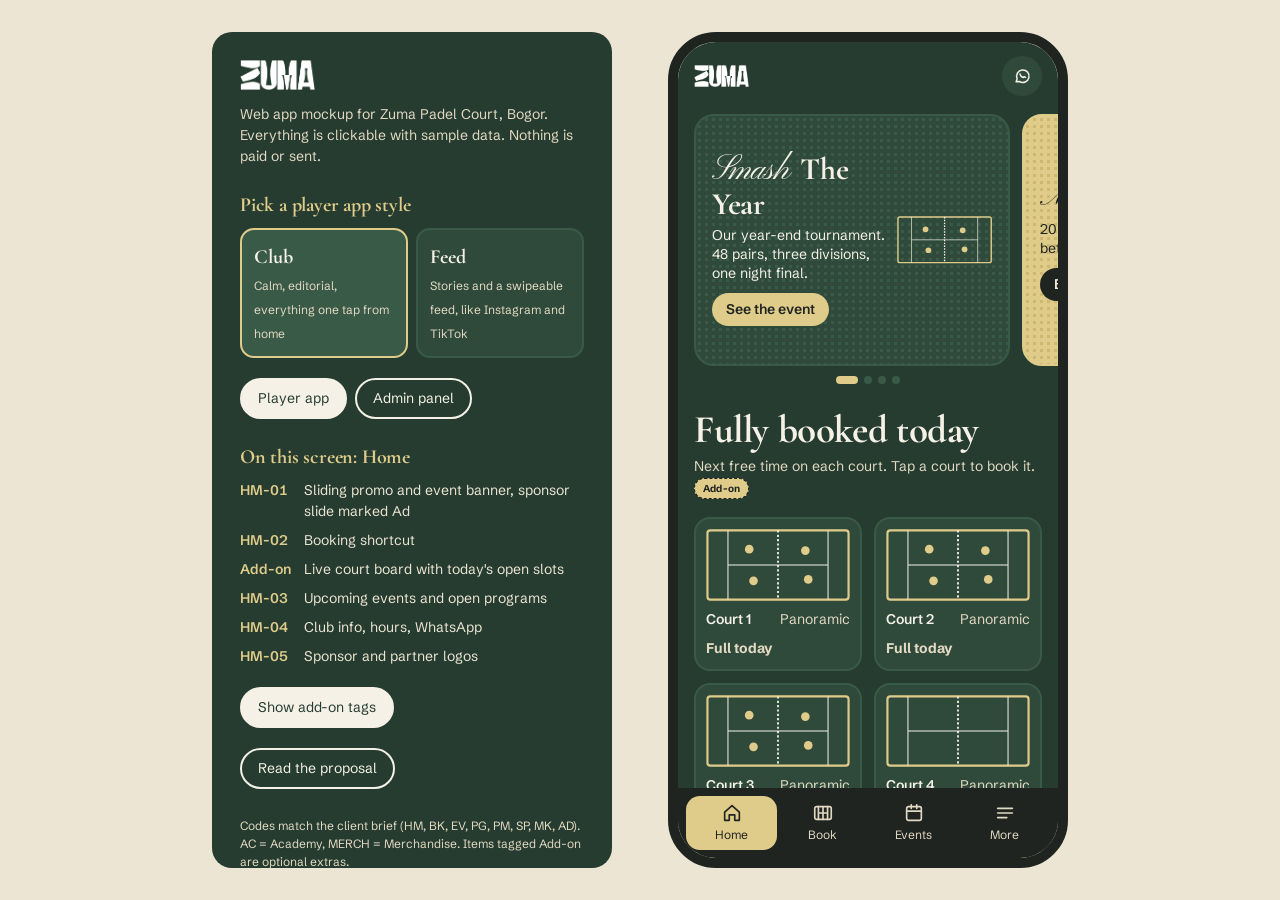
<file: index.html>
<!doctype html>
<html lang="en">
<head>
  <meta charset="utf-8">
  <meta name="viewport" content="width=device-width, initial-scale=1, viewport-fit=cover">
  <title>Zuma Padel Court</title>
  <meta name="description" content="Book a court, join events and find a coach at Zuma Padel Court, Bogor. Clickable mockup of the Zuma web app.">
  <meta name="theme-color" content="#263C30">
  <meta property="og:title" content="Zuma Padel Court, Bogor">
  <meta property="og:description" content="Book a court, join events, find a coach. Web app mockup.">
  <meta property="og:type" content="website">
  <meta property="og:image" content="https://distravantari.github.io/zuma/assets/brand/og.png">
  <link rel="icon" href="assets/brand/icon.png" type="image/png">
  <link rel="preconnect" href="https://fonts.googleapis.com">
  <link rel="preconnect" href="https://fonts.gstatic.com" crossorigin>
  <link href="https://fonts.googleapis.com/css2?family=Cormorant+Garamond:ital,wght@0,600;0,700;1,600&family=Pinyon+Script&family=Schibsted+Grotesk:wght@400;600;700;800&display=swap" rel="stylesheet">
  <link rel="stylesheet" href="assets/css/app.css">
</head>
<body>
  <div id="root"></div>
  <script src="assets/js/data.js"></script>
  <script src="assets/js/assistant.js"></script>
  <script src="assets/js/app.js"></script>
</body>
</html>
</file>
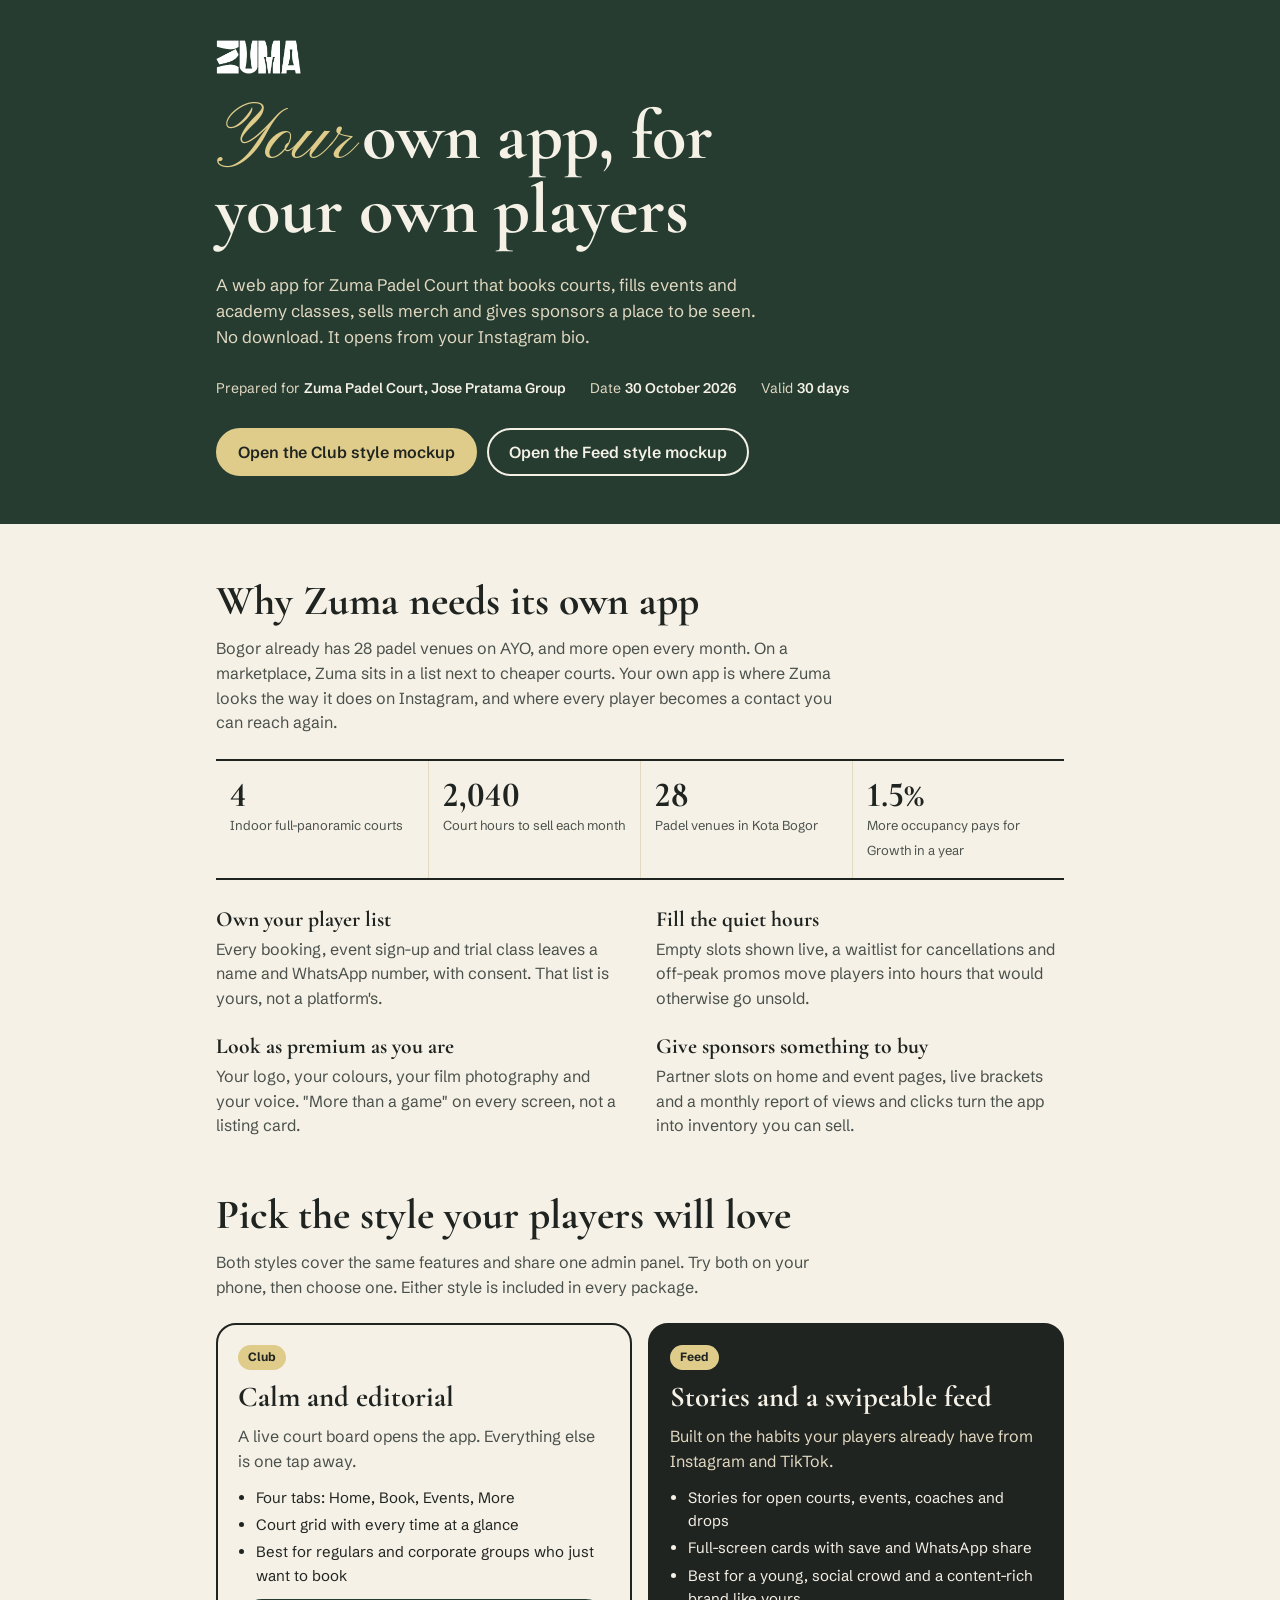
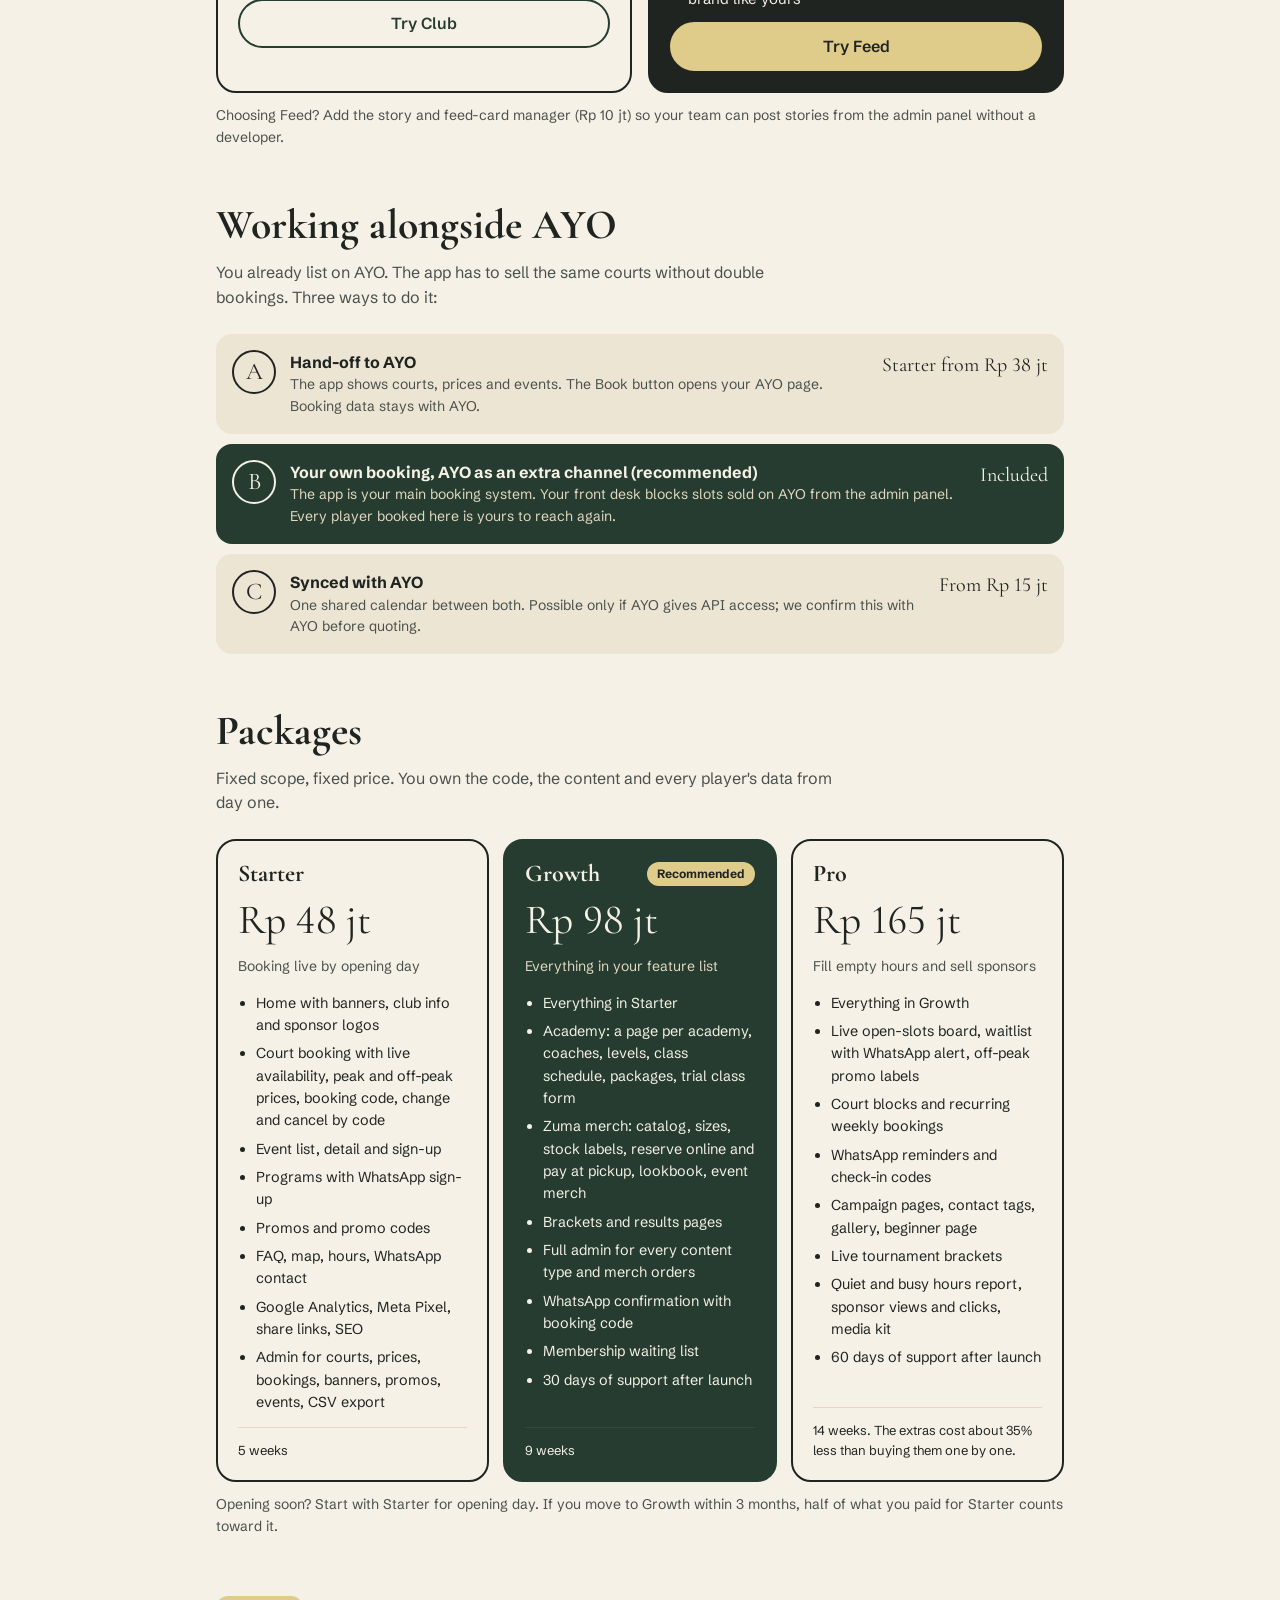
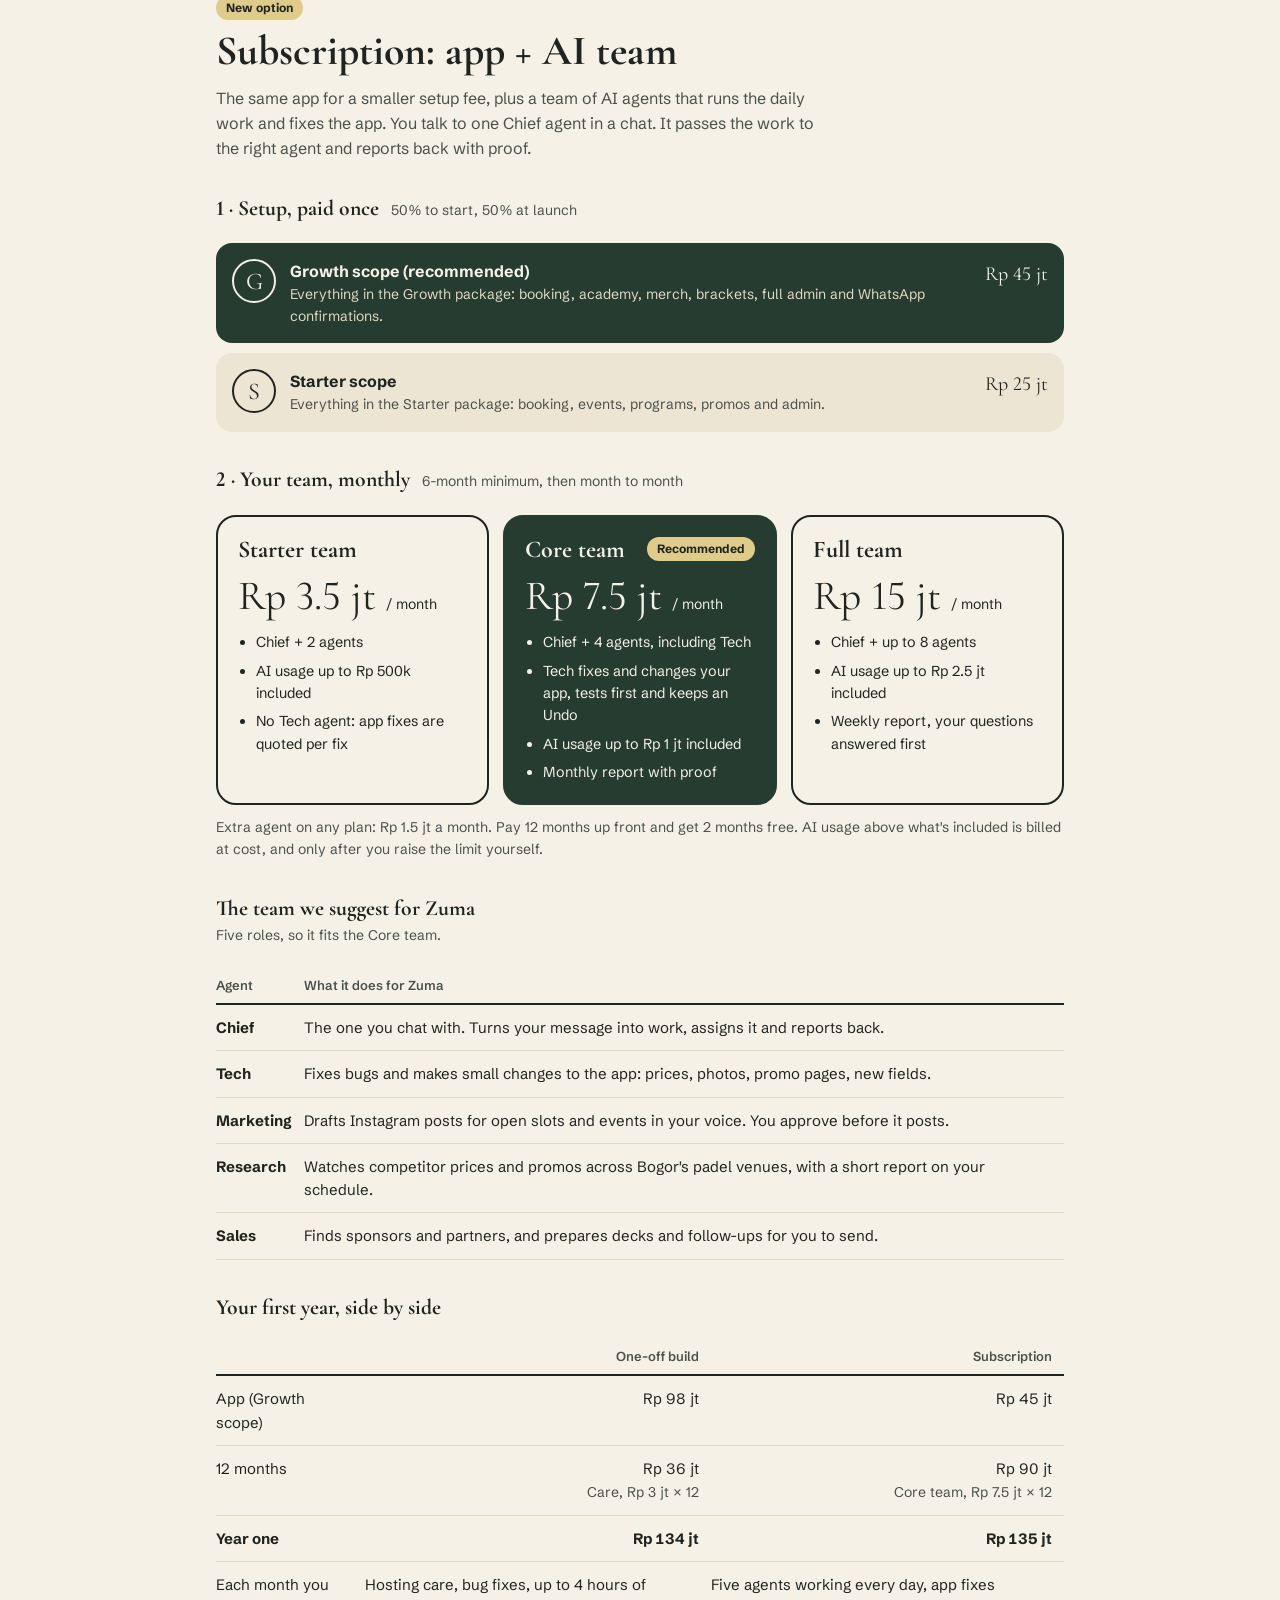
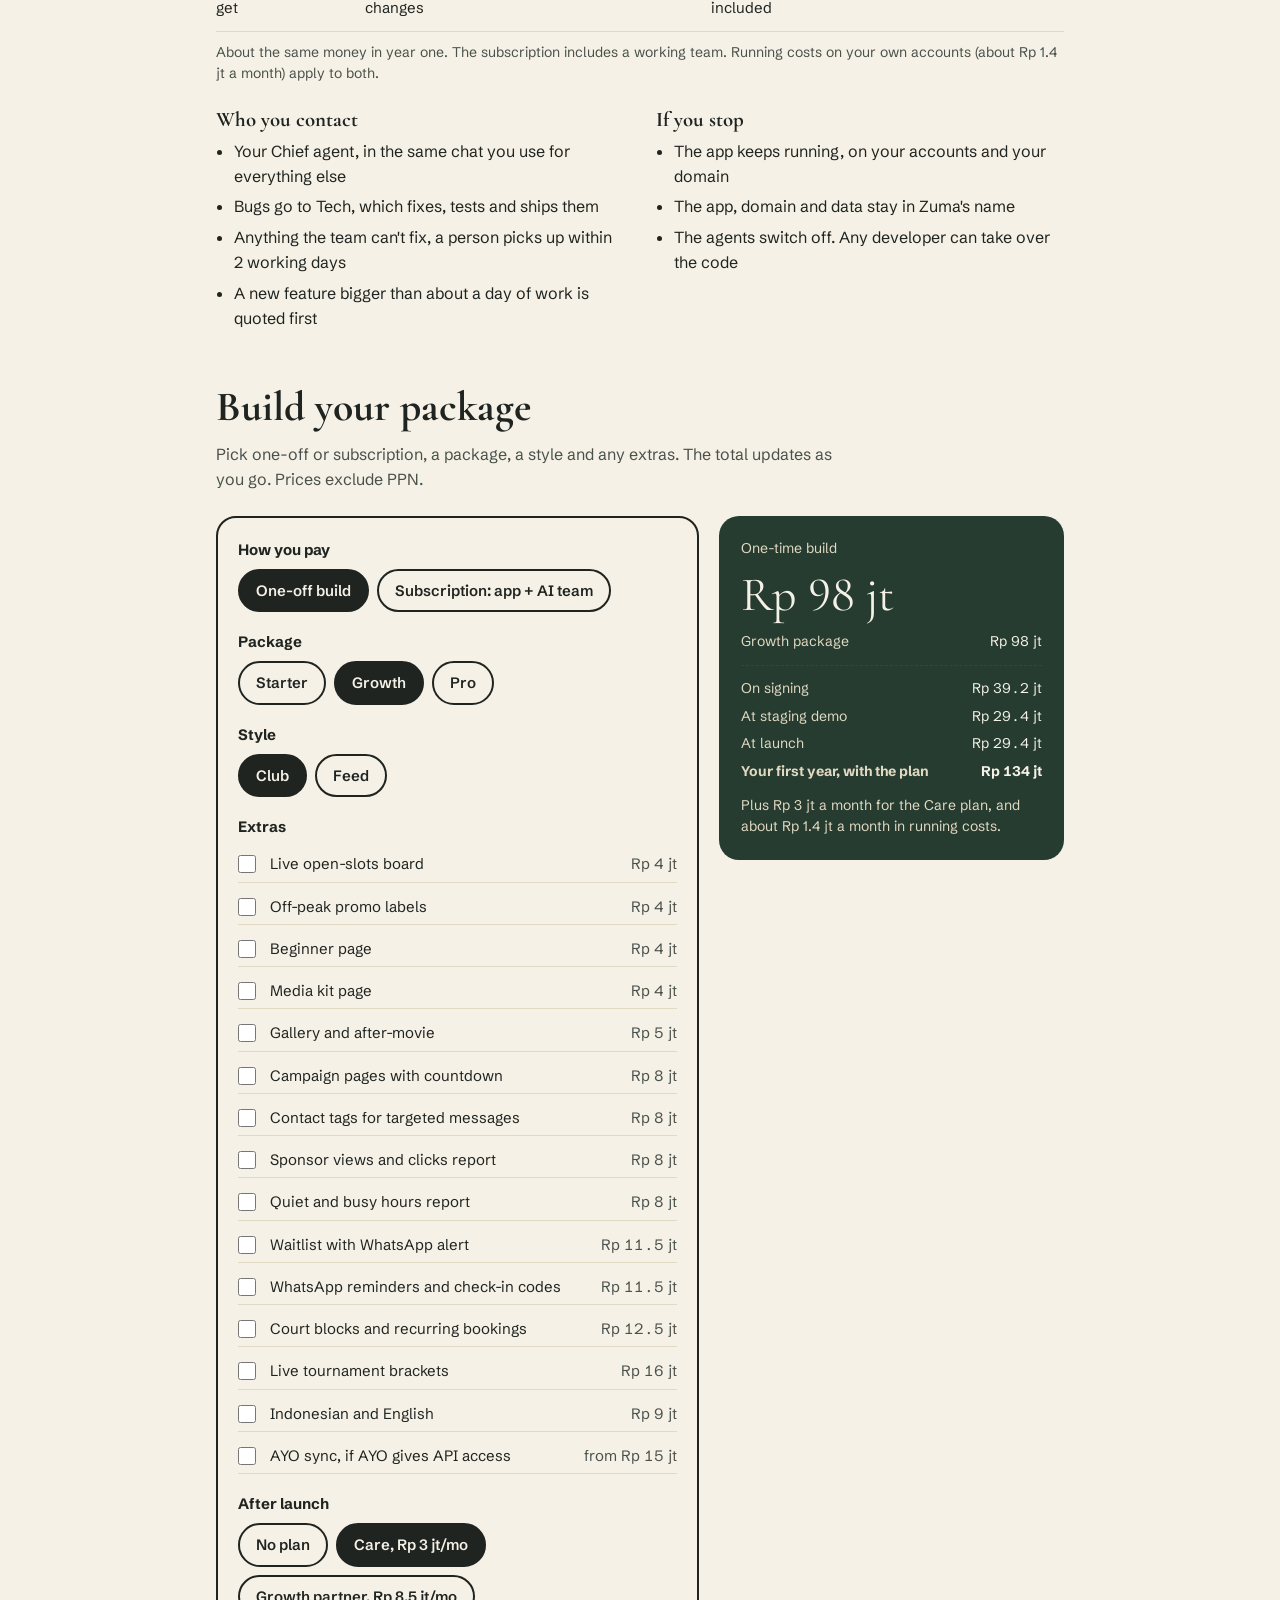
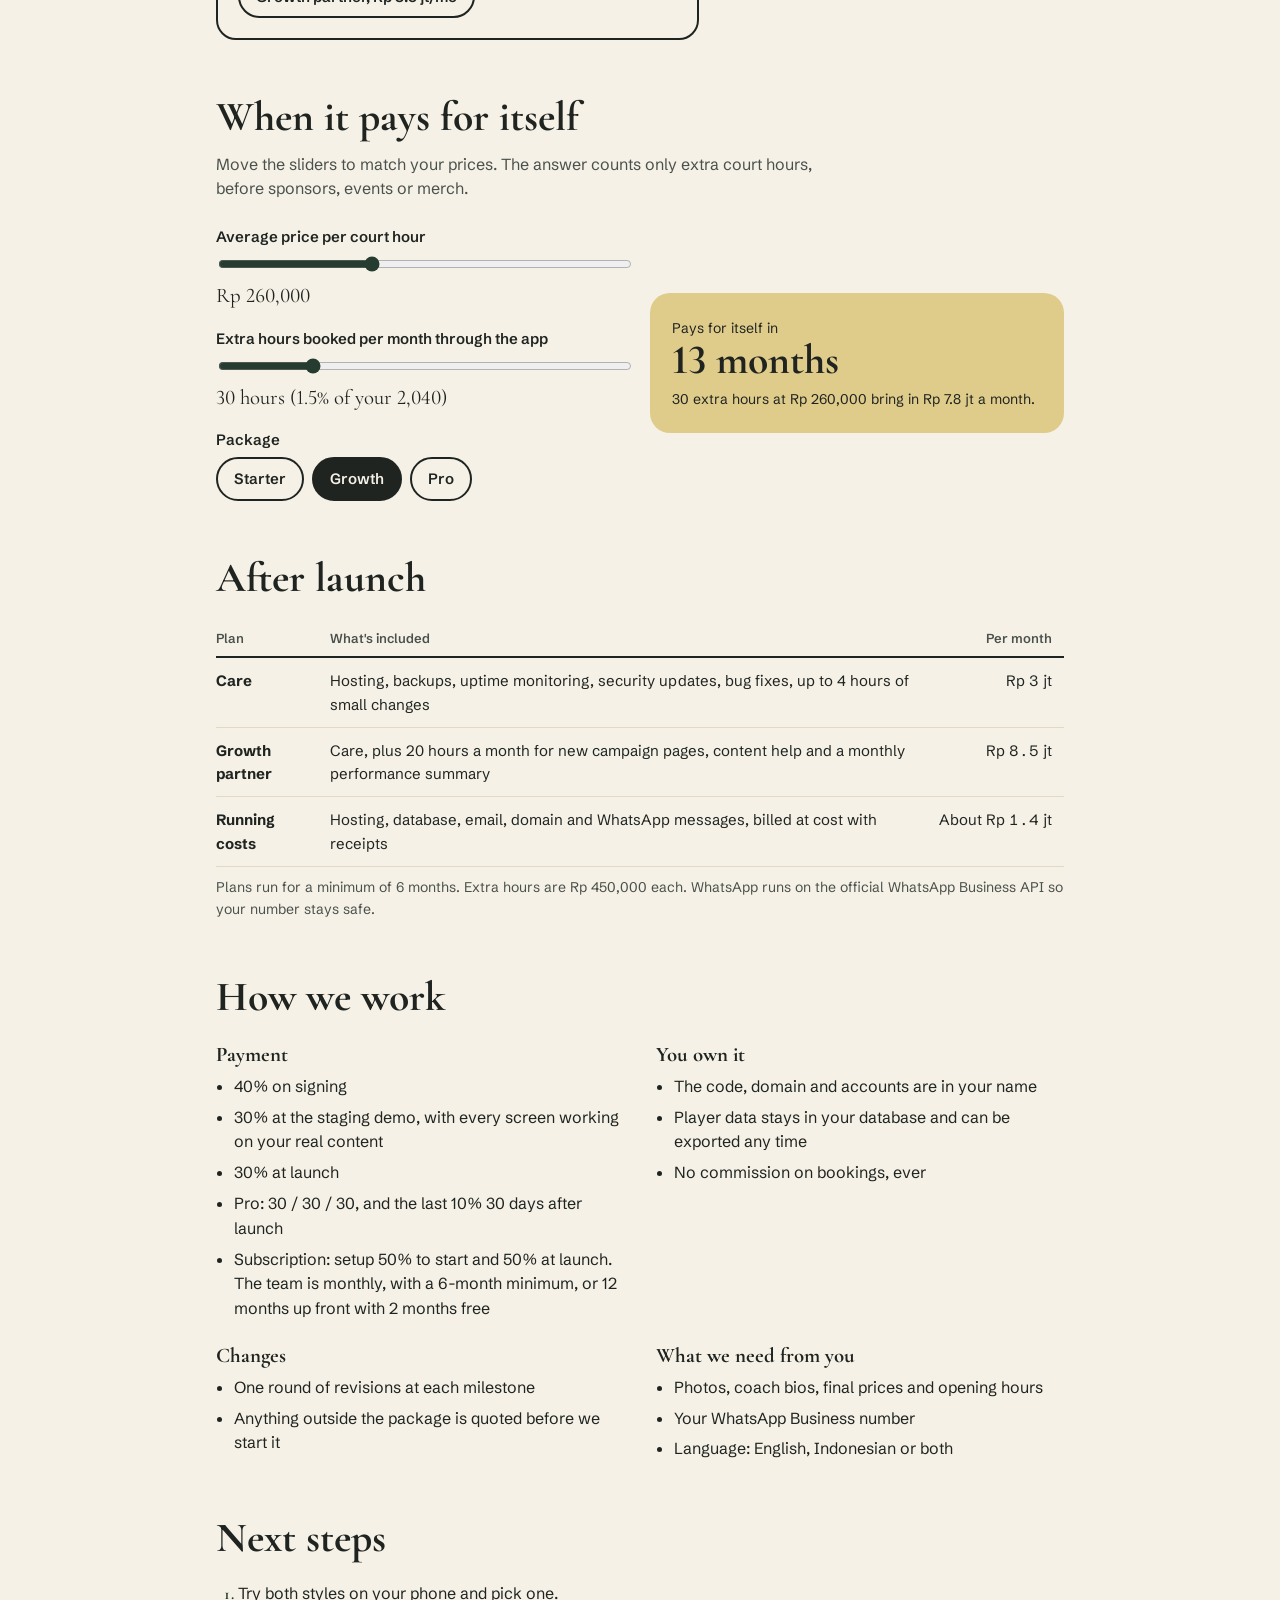
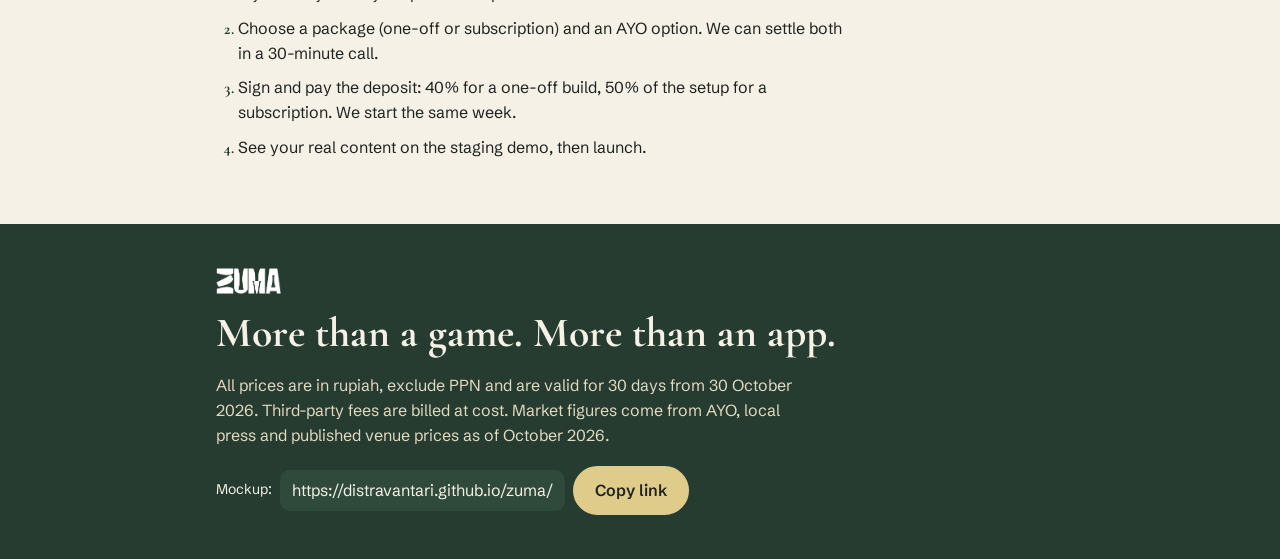
<file: proposal.html>
<!doctype html>
<html lang="en">
<head>
<meta charset="utf-8">
<meta name="viewport" content="width=device-width, initial-scale=1, viewport-fit=cover">
<meta name="description" content="Proposal for the Zuma Padel Court web app: two styles, AYO options, one-off packages, a subscription with an AI team and a payback calculator.">
<meta property="og:title" content="Zuma Web App Proposal">
<meta property="og:image" content="https://distravantari.github.io/zuma/assets/brand/og.png">
<link rel="icon" href="assets/brand/icon.png" type="image/png">
<title>Zuma Web App Proposal</title>
<meta name="claude:viewport-fit-sides" content="cover">
<link rel="preconnect" href="https://fonts.googleapis.com">
<link rel="preconnect" href="https://fonts.gstatic.com" crossorigin>
<link href="https://fonts.googleapis.com/css2?family=Cormorant+Garamond:ital,wght@0,600;0,700;1,600&family=Pinyon+Script&family=Schibsted+Grotesk:wght@400;600;700&display=swap" rel="stylesheet">
<style>
/* Layout: one reading column on Zuma ivory; forest bands open and close the document. */
:root {
  --forest: #263c30;
  --forest-2: #2f4a3b;
  --ivory: #f5f1e6;
  --ivory-2: #ece5d3;
  --ivory-3: #e2d9c2;
  --gold: #dfcc8a;
  --ink: #202421;
  --ink-2: #4a504b;
  --display: "Cormorant Garamond", Georgia, serif;
  --script: "Pinyon Script", "Cormorant Garamond", cursive;
  --body: "Schibsted Grotesk", system-ui, sans-serif;
  color-scheme: light;
}
* { box-sizing: border-box; }
html, body { margin: 0; }
img { max-width: 100%; }
body { background: var(--ivory); color: var(--ink); font-family: var(--body); font-size: 16px; line-height: 1.55; font-variant-numeric: lining-nums; }
.wrap { max-width: 880px; margin: 0 auto; padding-left: max(16px, env(safe-area-inset-left, 0px)); padding-right: max(16px, env(safe-area-inset-right, 0px)); }
h1, h2, h3 { font-family: var(--display); font-weight: 700; line-height: 1.05; margin: 0; text-wrap: balance; }
h2 { font-size: clamp(1.9rem, 4vw, 2.6rem); }
h3 { font-size: 1.5rem; }
p { margin: 0; }
a { color: inherit; }
:focus-visible { outline: 3px solid var(--gold); outline-offset: 2px; }
[hidden] { display: none !important; }
.muted { color: var(--ink-2); }
.small { font-size: 0.875rem; }
.stack { display: grid; gap: 14px; }
section.block { padding-block: 56px 0; }
section.block > .wrap > .lead { max-width: 62ch; margin-top: 12px; }

/* Hero */
.hero { background: var(--forest); color: var(--ivory); }
.hero .wrap { padding-block: 40px 48px; display: grid; gap: 28px; }
.hero img.logo { height: 34px; width: auto; }
.hero h1 { font-size: clamp(2.6rem, 7vw, 4.4rem); line-height: 0.95; }
.hero h1 .script { font-family: var(--script); font-weight: 400; font-size: 1.12em; margin-right: 8px; color: var(--gold); }
.hero .sub { max-width: 56ch; color: var(--ivory-3); font-size: 1.05rem; }
.hero .meta { display: flex; flex-wrap: wrap; gap: 8px 24px; font-size: 0.875rem; color: var(--ivory-3); }
.hero .meta b { color: var(--ivory); font-weight: 600; }
.btn { display: inline-flex; align-items: center; justify-content: center; gap: 8px; min-height: 46px; padding: 10px 20px; border-radius: 999px; border: 2px solid var(--forest); background: var(--forest); color: var(--ivory); font-weight: 600; text-decoration: none; cursor: pointer; font: inherit; font-weight: 600; }
.btn.gold { background: var(--gold); border-color: var(--gold); color: var(--ink); }
.btn.line { background: transparent; color: var(--ivory); border-color: var(--ivory); }
.btn.ghost { background: transparent; color: var(--forest); }
.btns { display: flex; flex-wrap: wrap; gap: 10px; }

/* Facts strip */
.facts { display: grid; grid-template-columns: repeat(4, minmax(0, 1fr)); border-top: 2px solid var(--ink); border-bottom: 2px solid var(--ink); }
.facts div { padding: 16px 14px; }
.facts div + div { border-left: 1.5px solid var(--ivory-3); }
.facts b { display: block; font-family: var(--display); font-size: 2.2rem; line-height: 1; }
.facts span { font-size: 0.8125rem; color: var(--ink-2); }
@media (max-width: 640px) { .facts { grid-template-columns: 1fr 1fr; } .facts div:nth-child(3) { border-left: 0; } .facts div:nth-child(n+3) { border-top: 1.5px solid var(--ivory-3); } }

.reasons { display: grid; grid-template-columns: repeat(2, minmax(0, 1fr)); gap: 24px 32px; margin-top: 28px; }
.reasons div { min-width: 0; }
.reasons h3 { font-size: 1.35rem; margin-bottom: 6px; }
@media (max-width: 640px) { .reasons { grid-template-columns: 1fr; } }

/* Styles */
.styles { display: grid; grid-template-columns: repeat(2, minmax(0, 1fr)); gap: 16px; margin-top: 24px; }
.style { border: 2px solid var(--ink); border-radius: 20px; padding: 20px; display: grid; gap: 12px; align-content: start; min-width: 0; }
.style.feed { background: var(--ink); color: var(--ivory); border-color: var(--ink); }
.style.feed .muted { color: var(--ivory-3); }
.style.feed .btn { background: var(--gold); border-color: var(--gold); color: var(--ink); }
.style h3 { font-size: 1.8rem; }
.style ul { margin: 0; padding-left: 18px; display: grid; gap: 4px; font-size: 0.9375rem; }
.tag { display: inline-block; font-size: 0.75rem; font-weight: 700; padding: 3px 10px; border-radius: 999px; background: var(--gold); color: var(--ink); justify-self: start; }
@media (max-width: 640px) { .styles { grid-template-columns: 1fr; } }

/* AYO options */
.options { margin-top: 24px; display: grid; gap: 10px; }
.option { display: grid; grid-template-columns: 44px minmax(0, 1fr) auto; gap: 14px; align-items: start; padding: 16px; border-radius: 16px; background: var(--ivory-2); }
.option.rec { background: var(--forest); color: var(--ivory); }
.option.rec .muted { color: var(--ivory-3); }
.option .letter { width: 44px; height: 44px; border-radius: 50%; display: grid; place-items: center; font-family: var(--display); font-size: 1.5rem; border: 2px solid currentColor; }
.option .price { font-family: var(--display); font-size: 1.25rem; white-space: nowrap; text-align: right; }
@media (max-width: 560px) { .option { grid-template-columns: 44px minmax(0, 1fr); } .option .price { grid-column: 2; text-align: left; } }

/* Packages */
.tiers { display: grid; grid-template-columns: repeat(3, minmax(0, 1fr)); gap: 14px; margin-top: 24px; align-items: stretch; }
.tier { border: 2px solid var(--ink); border-radius: 20px; padding: 20px; display: flex; flex-direction: column; gap: 14px; min-width: 0; background: var(--ivory); }
.tier.rec { background: var(--forest); color: var(--ivory); border-color: var(--forest); }
.tier.rec .muted { color: var(--ivory-3); }
.tier .name { display: flex; justify-content: space-between; align-items: center; gap: 8px; }
.tier .amount { font-family: var(--display); font-size: 2.6rem; line-height: 1; }
.tier .amount small { font-family: var(--body); font-size: 0.875rem; font-weight: 400; }
.tier ul { margin: 0; padding-left: 18px; display: grid; gap: 6px; font-size: 0.9rem; }
.tier .foot { margin-top: auto; padding-top: 12px; border-top: 1.5px solid var(--ivory-3); font-size: 0.8125rem; }
.tier.rec .foot { border-color: var(--forest-2); }
@media (max-width: 760px) { .tiers { grid-template-columns: 1fr; } }

.sub-step { font-size: 1.35rem; margin-top: 36px; display: flex; flex-wrap: wrap; align-items: baseline; gap: 4px 12px; }
.sub-step .small { font-family: var(--body); font-weight: 400; }
.table-wrap { overflow-x: auto; margin-top: 20px; }
table { width: 100%; border-collapse: collapse; font-size: 0.9375rem; min-width: 520px; }
th { text-align: left; font-size: 0.8125rem; color: var(--ink-2); font-weight: 600; padding: 8px 12px 8px 0; border-bottom: 2px solid var(--ink); }
td { padding: 11px 12px 11px 0; border-bottom: 1.5px solid var(--ivory-3); vertical-align: top; }
table.fit { min-width: 0; }
td.num .small { font-variant-numeric: lining-nums; }
@media (max-width: 560px) { table.fit { font-size: 0.875rem; } table.fit td.num { white-space: normal; } }
td.num, th.num { text-align: right; white-space: nowrap; font-variant-numeric: tabular-nums lining-nums; }

/* Estimator */
.estimator { margin-top: 24px; display: grid; grid-template-columns: minmax(0, 1.4fr) minmax(0, 1fr); gap: 20px; align-items: start; }
.panel { border: 2px solid var(--ink); border-radius: 20px; padding: 20px; display: grid; gap: 18px; min-width: 0; }
.panel legend { font-weight: 700; padding: 0; margin-bottom: 8px; font-size: 0.9375rem; }
fieldset { border: 0; margin: 0; padding: 0; min-width: 0; }
.seg { display: flex; flex-wrap: wrap; gap: 8px; }
.seg label { position: relative; }
.seg input { position: absolute; opacity: 0; inset: 0; }
.seg span { display: inline-block; padding: 8px 16px; border-radius: 999px; border: 2px solid var(--ink); font-weight: 600; font-size: 0.9375rem; cursor: pointer; }
.seg input:checked + span { background: var(--ink); color: var(--ivory); }
.seg input:focus-visible + span { outline: 3px solid var(--gold); outline-offset: 2px; }
.seg input:disabled + span { opacity: 0.4; cursor: not-allowed; }
.checks { display: grid; gap: 6px; }
.checks label { display: grid; grid-template-columns: 22px minmax(0, 1fr) auto; gap: 10px; align-items: start; font-size: 0.9375rem; padding: 6px 0; border-bottom: 1px solid var(--ivory-3); cursor: pointer; }
.checks input { width: 18px; height: 18px; margin: 3px 0 0; accent-color: var(--forest); }
.checks .p { font-variant-numeric: tabular-nums lining-nums; white-space: nowrap; color: var(--ink-2); }
.checks label.included { opacity: 0.55; cursor: default; }
.total { position: sticky; top: calc(env(safe-area-inset-top, 0px) + 16px); background: var(--forest); color: var(--ivory); border-radius: 20px; padding: 22px; display: grid; gap: 12px; }
.total .big { font-family: var(--display); font-size: 3rem; line-height: 1; }
.total dl { margin: 0; display: grid; grid-template-columns: minmax(0, 1fr) auto; gap: 6px 12px; font-size: 0.875rem; }
.total dt { color: var(--ivory-3); }
.total dd { margin: 0; text-align: right; font-variant-numeric: tabular-nums lining-nums; }
.total .split { border-top: 1.5px dashed var(--forest-2); padding-top: 12px; }
@media (max-width: 760px) { .estimator { grid-template-columns: 1fr; } .total { position: static; } }

/* ROI */
.roi { margin-top: 24px; display: grid; grid-template-columns: minmax(0, 1fr) minmax(0, 1fr); gap: 20px; align-items: center; }
.roi .field { display: grid; gap: 6px; }
.roi label { font-weight: 600; font-size: 0.9375rem; }
.roi input[type=range] { width: 100%; accent-color: var(--forest); }
.roi output { font-family: var(--display); font-size: 1.3rem; }
.roi .answer { background: var(--gold); border-radius: 20px; padding: 22px; }
.roi .answer b { display: block; font-family: var(--display); font-size: 2.6rem; line-height: 1; }
@media (max-width: 640px) { .roi { grid-template-columns: 1fr; } }

.terms { display: grid; grid-template-columns: repeat(2, minmax(0, 1fr)); gap: 24px 32px; margin-top: 24px; }
.terms div { min-width: 0; }
.terms h3 { font-size: 1.3rem; margin-bottom: 8px; }
.terms ul { margin: 0; padding-left: 18px; display: grid; gap: 6px; }
@media (max-width: 640px) { .terms { grid-template-columns: 1fr; } }

.steps { margin: 20px 0 0; padding-left: 22px; display: grid; gap: 10px; max-width: 64ch; }
.steps li::marker { font-family: var(--display); font-weight: 700; color: var(--forest); }

.close { background: var(--forest); color: var(--ivory); margin-top: 64px; }
.close .wrap { padding-block: 44px; display: grid; gap: 18px; }
.close h2 { color: var(--ivory); }
.close .muted { color: var(--ivory-3); }
.copyline { display: flex; flex-wrap: wrap; gap: 8px; align-items: center; }
.copyline code { font-family: var(--body); background: var(--forest-2); padding: 8px 12px; border-radius: 10px; user-select: all; }
@media (prefers-reduced-motion: reduce) { * { transition: none !important; animation: none !important; } }
</style>
</head>
<body>
<header class="hero">
  <div class="wrap">
    <img class="logo" src="assets/brand/zuma-logo-white.png" alt="Zuma">
    <h1><span class="script">Your</span>own app, for your own players</h1>
    <p class="sub">A web app for Zuma Padel Court that books courts, fills events and academy classes, sells merch and gives sponsors a place to be seen. No download. It opens from your Instagram bio.</p>
    <div class="meta"><span>Prepared for <b>Zuma Padel Court, Jose Pratama Group</b></span><span>Date <b>30 October 2026</b></span><span>Valid <b>30 days</b></span></div>
    <div class="btns">
      <a class="btn gold" href="https://distravantari.github.io/zuma/#/?style=club" target="_blank" rel="noopener">Open the Club style mockup</a>
      <a class="btn line" href="https://distravantari.github.io/zuma/#/?style=feed" target="_blank" rel="noopener">Open the Feed style mockup</a>
    </div>
  </div>
</header>

<main>
  <section class="block" aria-labelledby="why-h">
    <div class="wrap">
      <h2 id="why-h">Why Zuma needs its own app</h2>
      <p class="lead muted">Bogor already has 28 padel venues on AYO, and more open every month. On a marketplace, Zuma sits in a list next to cheaper courts. Your own app is where Zuma looks the way it does on Instagram, and where every player becomes a contact you can reach again.</p>
      <div class="facts" style="margin-top:24px">
        <div><b>4</b><span>Indoor full-panoramic courts</span></div>
        <div><b>2,040</b><span>Court hours to sell each month</span></div>
        <div><b>28</b><span>Padel venues in Kota Bogor</span></div>
        <div><b>1.5%</b><span>More occupancy pays for Growth in a year</span></div>
      </div>
      <div class="reasons">
        <div><h3>Own your player list</h3><p class="muted">Every booking, event sign-up and trial class leaves a name and WhatsApp number, with consent. That list is yours, not a platform's.</p></div>
        <div><h3>Fill the quiet hours</h3><p class="muted">Empty slots shown live, a waitlist for cancellations and off-peak promos move players into hours that would otherwise go unsold.</p></div>
        <div><h3>Look as premium as you are</h3><p class="muted">Your logo, your colours, your film photography and your voice. "More than a game" on every screen, not a listing card.</p></div>
        <div><h3>Give sponsors something to buy</h3><p class="muted">Partner slots on home and event pages, live brackets and a monthly report of views and clicks turn the app into inventory you can sell.</p></div>
      </div>
    </div>
  </section>

  <section class="block" aria-labelledby="style-h">
    <div class="wrap">
      <h2 id="style-h">Pick the style your players will love</h2>
      <p class="lead muted">Both styles cover the same features and share one admin panel. Try both on your phone, then choose one. Either style is included in every package.</p>
      <div class="styles">
        <div class="style">
          <span class="tag">Club</span>
          <h3>Calm and editorial</h3>
          <p class="muted">A live court board opens the app. Everything else is one tap away.</p>
          <ul><li>Four tabs: Home, Book, Events, More</li><li>Court grid with every time at a glance</li><li>Best for regulars and corporate groups who just want to book</li></ul>
          <a class="btn ghost" href="https://distravantari.github.io/zuma/#/?style=club" target="_blank" rel="noopener">Try Club</a>
        </div>
        <div class="style feed">
          <span class="tag">Feed</span>
          <h3>Stories and a swipeable feed</h3>
          <p class="muted">Built on the habits your players already have from Instagram and TikTok.</p>
          <ul><li>Stories for open courts, events, coaches and drops</li><li>Full-screen cards with save and WhatsApp share</li><li>Best for a young, social crowd and a content-rich brand like yours</li></ul>
          <a class="btn" href="https://distravantari.github.io/zuma/#/?style=feed" target="_blank" rel="noopener">Try Feed</a>
        </div>
      </div>
      <p class="small muted" style="margin-top:12px">Choosing Feed? Add the story and feed-card manager (Rp 10 jt) so your team can post stories from the admin panel without a developer.</p>
    </div>
  </section>

  <section class="block" aria-labelledby="ayo-h">
    <div class="wrap">
      <h2 id="ayo-h">Working alongside AYO</h2>
      <p class="lead muted">You already list on AYO. The app has to sell the same courts without double bookings. Three ways to do it:</p>
      <div class="options">
        <div class="option"><span class="letter" aria-hidden="true">A</span><div><b>Hand-off to AYO</b><p class="small muted">The app shows courts, prices and events. The Book button opens your AYO page. Booking data stays with AYO.</p></div><span class="price">Starter from Rp 38 jt</span></div>
        <div class="option rec"><span class="letter" aria-hidden="true">B</span><div><b>Your own booking, AYO as an extra channel (recommended)</b><p class="small muted">The app is your main booking system. Your front desk blocks slots sold on AYO from the admin panel. Every player booked here is yours to reach again.</p></div><span class="price">Included</span></div>
        <div class="option"><span class="letter" aria-hidden="true">C</span><div><b>Synced with AYO</b><p class="small muted">One shared calendar between both. Possible only if AYO gives API access; we confirm this with AYO before quoting.</p></div><span class="price">From Rp 15 jt</span></div>
      </div>
    </div>
  </section>

  <section class="block" aria-labelledby="pkg-h">
    <div class="wrap">
      <h2 id="pkg-h">Packages</h2>
      <p class="lead muted">Fixed scope, fixed price. You own the code, the content and every player's data from day one.</p>
      <div class="tiers">
        <article class="tier">
          <div class="name"><h3>Starter</h3></div>
          <p class="amount">Rp 48 jt</p>
          <p class="small muted">Booking live by opening day</p>
          <ul>
            <li>Home with banners, club info and sponsor logos</li>
            <li>Court booking with live availability, peak and off-peak prices, booking code, change and cancel by code</li>
            <li>Event list, detail and sign-up</li>
            <li>Programs with WhatsApp sign-up</li>
            <li>Promos and promo codes</li>
            <li>FAQ, map, hours, WhatsApp contact</li>
            <li>Google Analytics, Meta Pixel, share links, SEO</li>
            <li>Admin for courts, prices, bookings, banners, promos, events, CSV export</li>
          </ul>
          <p class="foot">5 weeks</p>
        </article>
        <article class="tier rec">
          <div class="name"><h3>Growth</h3><span class="tag">Recommended</span></div>
          <p class="amount">Rp 98 jt</p>
          <p class="small muted">Everything in your feature list</p>
          <ul>
            <li>Everything in Starter</li>
            <li>Academy: a page per academy, coaches, levels, class schedule, packages, trial class form</li>
            <li>Zuma merch: catalog, sizes, stock labels, reserve online and pay at pickup, lookbook, event merch</li>
            <li>Brackets and results pages</li>
            <li>Full admin for every content type and merch orders</li>
            <li>WhatsApp confirmation with booking code</li>
            <li>Membership waiting list</li>
            <li>30 days of support after launch</li>
          </ul>
          <p class="foot">9 weeks</p>
        </article>
        <article class="tier">
          <div class="name"><h3>Pro</h3></div>
          <p class="amount">Rp 165 jt</p>
          <p class="small muted">Fill empty hours and sell sponsors</p>
          <ul>
            <li>Everything in Growth</li>
            <li>Live open-slots board, waitlist with WhatsApp alert, off-peak promo labels</li>
            <li>Court blocks and recurring weekly bookings</li>
            <li>WhatsApp reminders and check-in codes</li>
            <li>Campaign pages, contact tags, gallery, beginner page</li>
            <li>Live tournament brackets</li>
            <li>Quiet and busy hours report, sponsor views and clicks, media kit</li>
            <li>60 days of support after launch</li>
          </ul>
          <p class="foot">14 weeks. The extras cost about 35% less than buying them one by one.</p>
        </article>
      </div>
      <p class="small muted" style="margin-top:12px">Opening soon? Start with Starter for opening day. If you move to Growth within 3 months, half of what you paid for Starter counts toward it.</p>
    </div>
  </section>

  <section class="block" aria-labelledby="sub-h">
    <div class="wrap">
      <span class="tag">New option</span>
      <h2 id="sub-h" style="margin-top:10px">Subscription: app + AI team</h2>
      <p class="lead muted">The same app for a smaller setup fee, plus a team of AI agents that runs the daily work and fixes the app. You talk to one Chief agent in a chat. It passes the work to the right agent and reports back with proof.</p>

      <h3 class="sub-step">1 · Setup, paid once <span class="muted small">50% to start, 50% at launch</span></h3>
      <div class="options">
        <div class="option rec"><span class="letter" aria-hidden="true">G</span><div><b>Growth scope (recommended)</b><p class="small muted">Everything in the Growth package: booking, academy, merch, brackets, full admin and WhatsApp confirmations.</p></div><span class="price">Rp 45 jt</span></div>
        <div class="option"><span class="letter" aria-hidden="true">S</span><div><b>Starter scope</b><p class="small muted">Everything in the Starter package: booking, events, programs, promos and admin.</p></div><span class="price">Rp 25 jt</span></div>
      </div>

      <h3 class="sub-step">2 · Your team, monthly <span class="muted small">6-month minimum, then month to month</span></h3>
      <div class="tiers">
        <article class="tier">
          <div class="name"><h3>Starter team</h3></div>
          <p class="amount">Rp 3.5 jt <small>/ month</small></p>
          <ul>
            <li>Chief + 2 agents</li>
            <li>AI usage up to Rp 500k included</li>
            <li>No Tech agent: app fixes are quoted per fix</li>
          </ul>
        </article>
        <article class="tier rec">
          <div class="name"><h3>Core team</h3><span class="tag">Recommended</span></div>
          <p class="amount">Rp 7.5 jt <small>/ month</small></p>
          <ul>
            <li>Chief + 4 agents, including Tech</li>
            <li>Tech fixes and changes your app, tests first and keeps an Undo</li>
            <li>AI usage up to Rp 1 jt included</li>
            <li>Monthly report with proof</li>
          </ul>
        </article>
        <article class="tier">
          <div class="name"><h3>Full team</h3></div>
          <p class="amount">Rp 15 jt <small>/ month</small></p>
          <ul>
            <li>Chief + up to 8 agents</li>
            <li>AI usage up to Rp 2.5 jt included</li>
            <li>Weekly report, your questions answered first</li>
          </ul>
        </article>
      </div>
      <p class="small muted" style="margin-top:12px">Extra agent on any plan: Rp 1.5 jt a month. Pay 12 months up front and get 2 months free. AI usage above what's included is billed at cost, and only after you raise the limit yourself.</p>

      <h3 class="sub-step">The team we suggest for Zuma</h3>
      <p class="muted small" style="margin-top:6px">Five roles, so it fits the Core team.</p>
      <div class="table-wrap">
        <table class="fit">
          <thead><tr><th>Agent</th><th>What it does for Zuma</th></tr></thead>
          <tbody>
            <tr><td><b>Chief</b></td><td>The one you chat with. Turns your message into work, assigns it and reports back.</td></tr>
            <tr><td><b>Tech</b></td><td>Fixes bugs and makes small changes to the app: prices, photos, promo pages, new fields.</td></tr>
            <tr><td><b>Marketing</b></td><td>Drafts Instagram posts for open slots and events in your voice. You approve before it posts.</td></tr>
            <tr><td><b>Research</b></td><td>Watches competitor prices and promos across Bogor's padel venues, with a short report on your schedule.</td></tr>
            <tr><td><b>Sales</b></td><td>Finds sponsors and partners, and prepares decks and follow-ups for you to send.</td></tr>
          </tbody>
        </table>
      </div>

      <h3 class="sub-step">Your first year, side by side</h3>
      <div class="table-wrap">
        <table class="fit">
          <thead><tr><th></th><th class="num">One-off build</th><th class="num">Subscription</th></tr></thead>
          <tbody>
            <tr><td>App (Growth scope)</td><td class="num">Rp 98 jt</td><td class="num">Rp 45 jt</td></tr>
            <tr><td>12 months</td><td class="num">Rp 36 jt<br><span class="small muted">Care, Rp&nbsp;3&nbsp;jt&nbsp;×&nbsp;12</span></td><td class="num">Rp 90 jt<br><span class="small muted">Core team, Rp&nbsp;7.5&nbsp;jt&nbsp;×&nbsp;12</span></td></tr>
            <tr><td><b>Year one</b></td><td class="num"><b>Rp 134 jt</b></td><td class="num"><b>Rp 135 jt</b></td></tr>
            <tr><td>Each month you get</td><td>Hosting care, bug fixes, up to 4 hours of changes</td><td>Five agents working every day, app fixes included</td></tr>
          </tbody>
        </table>
      </div>
      <p class="small muted" style="margin-top:10px">About the same money in year one. The subscription includes a working team. Running costs on your own accounts (about Rp 1.4 jt a month) apply to both.</p>

      <div class="terms">
        <div><h3>Who you contact</h3><ul><li>Your Chief agent, in the same chat you use for everything else</li><li>Bugs go to Tech, which fixes, tests and ships them</li><li>Anything the team can't fix, a person picks up within 2 working days</li><li>A new feature bigger than about a day of work is quoted first</li></ul></div>
        <div><h3>If you stop</h3><ul><li>The app keeps running, on your accounts and your domain</li><li>The app, domain and data stay in Zuma's name</li><li>The agents switch off. Any developer can take over the code</li></ul></div>
      </div>
    </div>
  </section>

  <section class="block" aria-labelledby="est-h">
    <div class="wrap">
      <h2 id="est-h">Build your package</h2>
      <p class="lead muted">Pick one-off or subscription, a package, a style and any extras. The total updates as you go. Prices exclude PPN.</p>
      <div class="estimator">
        <form class="panel" id="est" onsubmit="return false">
          <fieldset>
            <legend>How you pay</legend>
            <div class="seg">
              <label><input type="radio" name="mode" id="m-oneoff" value="oneoff" checked><span>One-off build</span></label>
              <label><input type="radio" name="mode" id="m-sub" value="sub"><span>Subscription: app + AI team</span></label>
            </div>
          </fieldset>
          <fieldset>
            <legend>Package</legend>
            <div class="seg">
              <label><input type="radio" name="tier" id="t-starter" value="starter"><span>Starter</span></label>
              <label><input type="radio" name="tier" id="t-growth" value="growth" checked><span>Growth</span></label>
              <label><input type="radio" name="tier" id="t-pro" value="pro"><span>Pro</span></label>
            </div>
            <p class="small muted" id="pro-note" hidden style="margin-top:8px">Pro scope on a subscription is quoted from the mockup you approve.</p>
          </fieldset>
          <fieldset>
            <legend>Style</legend>
            <div class="seg">
              <label><input type="radio" name="style" id="s-club" value="club" checked><span>Club</span></label>
              <label><input type="radio" name="style" id="s-feed" value="feed"><span>Feed</span></label>
            </div>
          </fieldset>
          <fieldset>
            <legend>Extras</legend>
            <div class="checks" id="addons"></div>
          </fieldset>
          <div id="team-set" class="stack" hidden>
          <fieldset>
            <legend>Your AI team</legend>
            <div class="seg">
              <label><input type="radio" name="team" id="tm-starter" value="3.5"><span>Starter, Rp 3.5 jt/mo</span></label>
              <label><input type="radio" name="team" id="tm-core" value="7.5" checked><span>Core, Rp 7.5 jt/mo</span></label>
              <label><input type="radio" name="team" id="tm-full" value="15"><span>Full, Rp 15 jt/mo</span></label>
            </div>
          </fieldset>
          <fieldset>
            <legend>Extra agents, Rp 1.5 jt/mo each</legend>
            <div class="seg">
              <label><input type="radio" name="extra" id="x-0" value="0" checked><span>None</span></label>
              <label><input type="radio" name="extra" id="x-1" value="1"><span>+1</span></label>
              <label><input type="radio" name="extra" id="x-2" value="2"><span>+2</span></label>
            </div>
          </fieldset>
          <fieldset>
            <legend>Team payment</legend>
            <div class="seg">
              <label><input type="radio" name="prepay" id="p-month" value="0" checked><span>Monthly</span></label>
              <label><input type="radio" name="prepay" id="p-year" value="1"><span>12 months up front, 2 free</span></label>
            </div>
          </fieldset>
          </div>
          <fieldset id="care-set">
            <legend>After launch</legend>
            <div class="seg">
              <label><input type="radio" name="care" id="c-none" value="0"><span>No plan</span></label>
              <label><input type="radio" name="care" id="c-care" value="3" checked><span>Care, Rp 3 jt/mo</span></label>
              <label><input type="radio" name="care" id="c-partner" value="8.5"><span>Growth partner, Rp 8.5 jt/mo</span></label>
            </div>
          </fieldset>
        </form>
        <aside class="total" aria-live="polite">
          <span class="small" style="color:var(--ivory-3)" id="tot-label">One-time build</span>
          <p class="big" id="tot">Rp 98 jt</p>
          <dl id="lines"></dl>
          <dl class="split" id="split"></dl>
          <p class="small" style="color:var(--ivory-3)" id="monthly"></p>
        </aside>
      </div>
    </div>
  </section>

  <section class="block" aria-labelledby="roi-h">
    <div class="wrap">
      <h2 id="roi-h">When it pays for itself</h2>
      <p class="lead muted">Move the sliders to match your prices. The answer counts only extra court hours, before sponsors, events or merch.</p>
      <div class="roi">
        <div class="stack">
          <div class="field"><label for="r-rate">Average price per court hour</label><input type="range" id="r-rate" min="150000" max="450000" step="10000" value="260000"><output id="o-rate" for="r-rate"></output></div>
          <div class="field"><label for="r-hours">Extra hours booked per month through the app</label><input type="range" id="r-hours" min="5" max="120" step="5" value="30"><output id="o-hours" for="r-hours"></output></div>
          <div class="field"><label for="r-tier">Package</label>
            <div class="seg" id="r-tier">
              <label><input type="radio" name="rt" id="rt-s" value="48"><span>Starter</span></label>
              <label><input type="radio" name="rt" id="rt-g" value="98" checked><span>Growth</span></label>
              <label><input type="radio" name="rt" id="rt-p" value="165"><span>Pro</span></label>
            </div>
          </div>
        </div>
        <div class="answer" aria-live="polite">
          <span class="small">Pays for itself in</span>
          <b id="o-months">13 months</b>
          <p class="small" id="o-explain" style="margin-top:8px"></p>
        </div>
      </div>
    </div>
  </section>

  <section class="block" aria-labelledby="run-h">
    <div class="wrap">
      <h2 id="run-h">After launch</h2>
      <div class="table-wrap">
        <table>
          <thead><tr><th>Plan</th><th>What's included</th><th class="num">Per month</th></tr></thead>
          <tbody>
            <tr><td><b>Care</b></td><td>Hosting, backups, uptime monitoring, security updates, bug fixes, up to 4 hours of small changes</td><td class="num">Rp 3 jt</td></tr>
            <tr><td><b>Growth partner</b></td><td>Care, plus 20 hours a month for new campaign pages, content help and a monthly performance summary</td><td class="num">Rp 8.5 jt</td></tr>
            <tr><td><b>Running costs</b></td><td>Hosting, database, email, domain and WhatsApp messages, billed at cost with receipts</td><td class="num">About Rp 1.4 jt</td></tr>
          </tbody>
        </table>
      </div>
      <p class="small muted" style="margin-top:10px">Plans run for a minimum of 6 months. Extra hours are Rp 450,000 each. WhatsApp runs on the official WhatsApp Business API so your number stays safe.</p>
    </div>
  </section>

  <section class="block" aria-labelledby="terms-h">
    <div class="wrap">
      <h2 id="terms-h">How we work</h2>
      <div class="terms">
        <div><h3>Payment</h3><ul><li>40% on signing</li><li>30% at the staging demo, with every screen working on your real content</li><li>30% at launch</li><li>Pro: 30 / 30 / 30, and the last 10% 30 days after launch</li><li>Subscription: setup 50% to start and 50% at launch. The team is monthly, with a 6-month minimum, or 12 months up front with 2 months free</li></ul></div>
        <div><h3>You own it</h3><ul><li>The code, domain and accounts are in your name</li><li>Player data stays in your database and can be exported any time</li><li>No commission on bookings, ever</li></ul></div>
        <div><h3>Changes</h3><ul><li>One round of revisions at each milestone</li><li>Anything outside the package is quoted before we start it</li></ul></div>
        <div><h3>What we need from you</h3><ul><li>Photos, coach bios, final prices and opening hours</li><li>Your WhatsApp Business number</li><li>Language: English, Indonesian or both</li></ul></div>
      </div>
    </div>
  </section>

  <section class="block" aria-labelledby="next-h">
    <div class="wrap">
      <h2 id="next-h">Next steps</h2>
      <ol class="steps">
        <li>Try both styles on your phone and pick one.</li>
        <li>Choose a package (one-off or subscription) and an AYO option. We can settle both in a 30-minute call.</li>
        <li>Sign and pay the deposit: 40% for a one-off build, 50% of the setup for a subscription. We start the same week.</li>
        <li>See your real content on the staging demo, then launch.</li>
      </ol>
    </div>
  </section>
</main>

<footer class="close">
  <div class="wrap">
    <img src="assets/brand/zuma-logo-white.png" alt="Zuma" style="height:26px;width:auto">
    <h2>More than a game. More than an app.</h2>
    <p class="muted" style="max-width:60ch">All prices are in rupiah, exclude PPN and are valid for 30 days from 30 October 2026. Third-party fees are billed at cost. Market figures come from AYO, local press and published venue prices as of October 2026.</p>
    <div class="copyline"><span class="small">Mockup:</span><code id="mock">https://distravantari.github.io/zuma/</code><button class="btn gold" type="button" id="copy">Copy link</button></div>
  </div>
</footer>

<script>
(() => {
  const TIERS = { starter: 48, growth: 98, pro: 165 };
  // Subscription setup by scope; Pro scope is quoted, so it has no entry.
  const SUB_SETUP = { starter: 25, growth: 45 };
  const TEAMS = { 3.5: "Starter team", 7.5: "Core team", 15: "Full team" };
  const EXTRA_AGENT = 1.5;
  const NAMES = { starter: "Starter", growth: "Growth", pro: "Pro" };
  // Extras; "pro" marks the ones already inside the Pro bundle.
  const ADDONS = [
    { id: "slots", name: "Live open-slots board", p: 4, pro: true },
    { id: "offpeak", name: "Off-peak promo labels", p: 4, pro: true },
    { id: "beginner", name: "Beginner page", p: 4, pro: true },
    { id: "kit", name: "Media kit page", p: 4, pro: true },
    { id: "gallery", name: "Gallery and after-movie", p: 5, pro: true },
    { id: "campaign", name: "Campaign pages with countdown", p: 8, pro: true },
    { id: "tags", name: "Contact tags for targeted messages", p: 8, pro: true },
    { id: "sponsor", name: "Sponsor views and clicks report", p: 8, pro: true },
    { id: "report", name: "Quiet and busy hours report", p: 8, pro: true },
    { id: "waitlist", name: "Waitlist with WhatsApp alert", p: 11.5, pro: true },
    { id: "remind", name: "WhatsApp reminders and check-in codes", p: 11.5, pro: true },
    { id: "blocks", name: "Court blocks and recurring bookings", p: 12.5, pro: true },
    { id: "live", name: "Live tournament brackets", p: 16, pro: true },
    { id: "lang", name: "Indonesian and English", p: 9 },
    { id: "ayo", name: "AYO sync, if AYO gives API access", p: 15, from: true },
  ];
  const fmt = (jt) => "Rp " + (Number.isInteger(jt) ? jt : jt.toFixed(1)) + " jt";
  const $ = (s) => document.querySelector(s);
  const box = $("#addons");
  box.innerHTML = ADDONS.map((a) => `<label id="l-${a.id}"><input type="checkbox" id="a-${a.id}" value="${a.id}"><span>${a.name}</span><span class="p">${a.from ? "from " : ""}${fmt(a.p)}</span></label>`).join("");

  const val = (name) => document.querySelector(`input[name=${name}]:checked`).value;

  function update() {
    const sub = val("mode") === "sub";
    $("#t-pro").disabled = sub;
    $("#pro-note").hidden = !sub;
    if (sub && $("#t-pro").checked) $("#t-growth").checked = true;
    $("#team-set").hidden = !sub;
    $("#care-set").hidden = sub;
    const tier = val("tier");
    const style = val("style");
    const care = Number(val("care"));
    let total = sub ? SUB_SETUP[tier] : TIERS[tier];
    const lines = [[sub ? NAMES[tier] + " scope setup" : NAMES[tier] + " package", fmt(total)]];
    if (style === "feed") { total += 10; lines.push(["Feed story and card manager", fmt(10)]); }
    let hasFrom = false;
    ADDONS.forEach((a) => {
      const input = $("#a-" + a.id), label = $("#l-" + a.id);
      const inPro = tier === "pro" && a.pro;
      input.disabled = inPro;
      label.classList.toggle("included", inPro);
      label.querySelector(".p").textContent = inPro ? "In Pro" : (a.from ? "from " : "") + fmt(a.p);
      if (input.checked && !inPro) { total += a.p; lines.push([a.name, (a.from ? "from " : "") + fmt(a.p)]); if (a.from) hasFrom = true; }
    });
    $("#tot-label").textContent = sub ? "Setup, paid once" : "One-time build";
    $("#tot").textContent = (hasFrom ? "From " : "") + fmt(total);
    const from = hasFrom ? "from " : "";
    if (sub) {
      const team = Number(val("team")), extra = Number(val("extra")), prepay = val("prepay") === "1";
      const perMonth = team + extra * EXTRA_AGENT;
      lines.push([TEAMS[team] + (extra ? ` + ${extra} extra agent${extra > 1 ? "s" : ""}` : ""), fmt(perMonth) + " / mo"]);
      $("#lines").innerHTML = lines.map(([k, v]) => `<dt>${k}</dt><dd>${v}</dd>`).join("");
      const half = Math.round(total * 5) / 10;
      const teamYear = perMonth * (prepay ? 10 : 12);
      $("#split").innerHTML = `<dt>Setup to start</dt><dd>${from}${fmt(half)}</dd><dt>Setup at launch</dt><dd>${from}${fmt(half)}</dd>` +
        (prepay ? `<dt>Team, 12 months up front</dt><dd>${fmt(teamYear)}</dd>` : `<dt>Team, each month</dt><dd>${fmt(perMonth)}</dd>`) +
        `<dt><b>Your first year</b></dt><dd><b>${from}${fmt(total + teamYear)}</b></dd>`;
      $("#monthly").textContent = `6-month minimum on the team, then month to month.${prepay ? " Paying up front saves 2 months." : ""} Plus about Rp 1.4 jt a month in running costs on your own accounts.`;
      return;
    }
    $("#lines").innerHTML = lines.map(([k, v]) => `<dt>${k}</dt><dd>${v}</dd>`).join("");
    const [d, m, l] = tier === "pro" ? [0.3, 0.3, 0.4] : [0.4, 0.3, 0.3];
    $("#split").innerHTML = `<dt>On signing</dt><dd>${fmt(Math.round(total * d * 10) / 10)}</dd><dt>At staging demo</dt><dd>${fmt(Math.round(total * m * 10) / 10)}</dd><dt>At launch${tier === "pro" ? " and 30 days after" : ""}</dt><dd>${fmt(Math.round(total * l * 10) / 10)}</dd>` +
      (care ? `<dt><b>Your first year, with the plan</b></dt><dd><b>${from}${fmt(total + care * 12)}</b></dd>` : "");
    $("#monthly").textContent = care ? `Plus ${fmt(care)} a month for the ${care === 3 ? "Care" : "Growth partner"} plan, and about Rp 1.4 jt a month in running costs.` : "Plus about Rp 1.4 jt a month in running costs.";
  }
  $("#est").addEventListener("change", update);
  update();

  function roi() {
    const rate = Number($("#r-rate").value), hours = Number($("#r-hours").value);
    const price = Number(document.querySelector("input[name=rt]:checked").value) * 1e6;
    const perMonth = rate * hours;
    const months = Math.ceil(price / perMonth);
    $("#o-rate").textContent = "Rp " + rate.toLocaleString("en-US");
    $("#o-hours").textContent = hours + " hours (" + (hours / 2040 * 100).toFixed(1) + "% of your 2,040)";
    $("#o-months").textContent = months + (months === 1 ? " month" : " months");
    $("#o-explain").textContent = `${hours} extra hours at Rp ${rate.toLocaleString("en-US")} bring in Rp ${(perMonth / 1e6).toFixed(1)} jt a month.`;
  }
  ["#r-rate", "#r-hours"].forEach((s) => $(s).addEventListener("input", roi));
  $("#r-tier").addEventListener("change", roi);
  roi();

  $("#copy").addEventListener("click", () => {
    const t = $("#mock").textContent, btn = $("#copy");
    const done = () => { btn.textContent = "Copied"; setTimeout(() => (btn.textContent = "Copy link"), 1600); };
    try {
      navigator.clipboard.writeText(t).then(done, () => { getSelection().selectAllChildren($("#mock")); btn.textContent = "Selected, press copy"; });
    } catch { getSelection().selectAllChildren($("#mock")); }
  });
})();
</script>
</body>
</html>
</file>
<file: assets/css/app.css>
/* Zuma web app mockup.
   Palette is fixed by the client's brand guideline; see DESIGN.md. */

:root {
  --forest: #263c30;
  --forest-2: #2f4a3b;
  --forest-3: #3a5a48;
  --ivory: #f5f1e6;
  --ivory-2: #ece5d3;
  --ivory-3: #e2d9c2;
  --gold: #dfcc8a;
  --gold-2: #cdb771;
  --charcoal: #202421;
  --charcoal-2: #4a504b;
  --brick: #8f3a26;

  /* Cormorant + script echo the club's own Instagram post typography. */
  --serif: "Cormorant Garamond", Georgia, serif;
  --script: "Pinyon Script", "Cormorant Garamond", cursive;
  --sans: "Schibsted Grotesk", system-ui, sans-serif;

  /* Type scale, ratio ~1.25 */
  --t-xs: 0.75rem;
  --t-sm: 0.875rem;
  --t-md: 1rem;
  --t-lg: 1.25rem;
  --t-xl: 1.5625rem;
  --t-2xl: 1.953rem;
  --t-3xl: 2.441rem;
  --t-4xl: 3.052rem;

  --r-pill: 999px;
  --r-card: 20px;
  --r-field: 12px;
  --line: 2px solid var(--charcoal);
  --gutter: 16px;
}

* { box-sizing: border-box; }
html, body { margin: 0; }
body {
  background: var(--ivory-2);
  color: var(--charcoal);
  font-family: var(--sans);
  font-size: var(--t-md);
  line-height: 1.5;
  -webkit-font-smoothing: antialiased;
}
img { max-width: 100%; display: block; }
a { color: inherit; }
button, input, select, textarea { font: inherit; color: inherit; }
:focus-visible { outline: 3px solid var(--gold); outline-offset: 2px; }
.on-forest :focus-visible, .forest :focus-visible { outline-color: var(--gold); }
h1, h2, h3, h4 { font-family: var(--serif); font-weight: 700; line-height: 1.05; margin: 0; letter-spacing: -0.01em; }
.logo { display: block; height: 22px; width: auto; }
.logo.dark { filter: brightness(0.13); }
p { margin: 0; }
.sr-only { position: absolute; width: 1px; height: 1px; overflow: hidden; clip: rect(0 0 0 0); white-space: nowrap; }

/* ---------- Stage: presenter panel + phone ---------- */
.stage { min-height: 100dvh; }
.presenter { display: none; }
.device { background: var(--ivory); min-height: 100dvh; position: relative; }

@media (min-width: 1000px) {
  .stage {
    display: grid;
    grid-template-columns: minmax(300px, 400px) auto;
    justify-content: center;
    gap: 56px;
    padding: 32px;
    align-items: start;
  }
  .presenter {
    display: block;
    position: sticky;
    top: 32px;
    padding: 28px;
    background: var(--forest);
    color: var(--ivory);
    border-radius: var(--r-card);
    max-height: calc(100dvh - 64px);
    overflow: auto;
  }
  .device {
    width: 400px;
    height: min(860px, calc(100dvh - 64px));
    min-height: 0;
    border: 10px solid var(--charcoal);
    border-radius: 48px;
    overflow: hidden;
    display: flex;
    flex-direction: column;
  }
  .device .screen { flex: 1; overflow-y: auto; overscroll-behavior: contain; }
}

.presenter h1 { font-size: var(--t-2xl); color: var(--ivory); }
.presenter .lede { margin-top: 10px; color: var(--ivory-3); font-size: var(--t-sm); }
.presenter h2 { font-size: var(--t-lg); margin-top: 28px; color: var(--gold); }
.presenter ul { list-style: none; padding: 0; margin: 12px 0 0; display: grid; gap: 8px; }
.presenter li { display: grid; grid-template-columns: 54px 1fr; gap: 10px; font-size: var(--t-sm); color: var(--ivory-2); }
.presenter li b { font-weight: 600; color: var(--gold); font-variant-numeric: tabular-nums; }
.presenter .switch { display: flex; gap: 8px; margin-top: 20px; flex-wrap: wrap; }
.presenter .switch a, .presenter .switch button {
  border: 2px solid var(--ivory); background: transparent; color: var(--ivory);
  padding: 8px 16px; border-radius: var(--r-pill); text-decoration: none; font-size: var(--t-sm); cursor: pointer;
}
.presenter .switch [aria-pressed="true"], .presenter .switch .active { background: var(--ivory); color: var(--forest); }
.presenter .foot { margin-top: 28px; font-size: var(--t-xs); color: var(--ivory-3); }

/* ---------- App chrome ---------- */
.screen { padding-bottom: 96px; }
.topbar {
  position: sticky; top: 0; z-index: 5;
  display: flex; align-items: center; justify-content: space-between;
  padding: 14px var(--gutter);
  background: var(--forest); color: var(--ivory);
}
.wordmark { font-family: var(--serif); font-weight: 700; font-size: var(--t-xl); text-decoration: none; color: var(--ivory); letter-spacing: 0.02em; }
.topbar .back { display: inline-flex; align-items: center; gap: 6px; text-decoration: none; color: var(--ivory); font-size: var(--t-sm); background: none; border: 0; cursor: pointer; padding: 6px 0; }
.icon-btn { width: 40px; height: 40px; display: grid; place-items: center; border-radius: 50%; border: 0; background: var(--forest-2); color: var(--ivory); text-decoration: none; cursor: pointer; }

.tabbar {
  position: fixed; left: 0; right: 0; bottom: 0; z-index: 10;
  display: grid; grid-template-columns: repeat(4, 1fr);
  background: var(--charcoal); color: var(--ivory);
  padding: 8px 8px calc(8px + env(safe-area-inset-bottom));
}
@media (min-width: 1000px) { .tabbar { position: absolute; } }
.tabbar a {
  display: grid; justify-items: center; gap: 2px; padding: 6px 0;
  text-decoration: none; font-size: var(--t-xs); color: var(--ivory-3); border-radius: 14px;
}
.tabbar a[aria-current="page"] { color: var(--charcoal); background: var(--gold); }
.tabbar svg { width: 22px; height: 22px; }

/* ---------- Building blocks ---------- */
.section { padding: 24px var(--gutter) 0; }
.section > h2 { font-size: var(--t-xl); }
.section-head { display: flex; align-items: baseline; justify-content: space-between; gap: 12px; }
.section-head a { font-size: var(--t-sm); font-weight: 600; text-decoration: underline; text-underline-offset: 3px; }
.muted { color: var(--charcoal-2); }
.small { font-size: var(--t-sm); }
.stack-8 { display: grid; justify-items: start; }
.stack-8 > * + * { margin-top: 8px; }
.stack-12 > * + * { margin-top: 12px; }
.stack-16 > * + * { margin-top: 16px; }

.btn {
  display: inline-flex; align-items: center; justify-content: center; gap: 8px;
  min-height: 48px; padding: 12px 22px;
  border-radius: var(--r-pill); border: 2px solid var(--forest);
  background: var(--forest); color: var(--ivory);
  font-weight: 600; text-decoration: none; cursor: pointer;
}
.btn.block { width: 100%; }
.btn.gold { background: var(--gold); border-color: var(--gold); color: var(--charcoal); }
.btn.ghost { background: transparent; color: var(--forest); }
.btn.on-dark { background: transparent; color: var(--ivory); border-color: var(--ivory); }
.btn.danger { background: transparent; color: var(--brick); border-color: var(--brick); }
.btn.sm { min-height: 36px; padding: 6px 14px; font-size: var(--t-sm); }
.btn[disabled] { opacity: 0.45; cursor: not-allowed; }
.btn-row { display: flex; gap: 10px; flex-wrap: wrap; }
.btn-row .btn { flex: 1; }

.chip {
  display: inline-flex; align-items: center; gap: 6px;
  padding: 4px 12px; border-radius: var(--r-pill);
  border: 1.5px solid currentColor; font-size: var(--t-xs); font-weight: 600; white-space: nowrap;
}
.chip.solid { background: var(--charcoal); color: var(--ivory); border-color: var(--charcoal); }
.chip.gold { background: var(--gold); color: var(--charcoal); border-color: var(--gold); }
.chip.forest { background: var(--forest); color: var(--ivory); border-color: var(--forest); }
.chip.brick { color: var(--brick); }
.chips { display: flex; flex-wrap: wrap; gap: 6px; }

/* Add-on marker, links each extra feature to the pricing tiers. */
.addon {
  display: inline-block; vertical-align: middle;
  font-family: var(--sans); font-size: 10px; font-weight: 700; letter-spacing: 0.02em;
  padding: 2px 8px; border-radius: var(--r-pill);
  background: var(--gold); color: var(--charcoal); border: 1.5px dashed var(--charcoal);
}
.hide-addons .addon { display: none; }

.card { background: var(--ivory); border: var(--line); border-radius: var(--r-card); padding: 16px; }
.card.forest { background: var(--forest); color: var(--ivory); border-color: var(--forest); }
.card.flat { border: 0; background: var(--ivory-2); }
.card a.cover { text-decoration: none; }

.field { display: grid; gap: 6px; }
.field label, .field .label { font-size: var(--t-sm); font-weight: 600; }
.field .hint { font-size: var(--t-xs); color: var(--charcoal-2); }
.input, select.input, textarea.input {
  width: 100%; min-height: 48px; padding: 12px 14px;
  border: var(--line); border-radius: var(--r-field); background: #fffdf7;
}
textarea.input { min-height: 96px; resize: vertical; }
.check { display: grid; grid-template-columns: 22px 1fr; gap: 10px; align-items: start; font-size: var(--t-sm); }
.check input { width: 20px; height: 20px; margin: 2px 0 0; accent-color: var(--forest); }
.error { color: var(--brick); font-size: var(--t-sm); font-weight: 600; }

.seg { display: flex; gap: 6px; overflow-x: auto; padding-bottom: 2px; scrollbar-width: none; }
.seg::-webkit-scrollbar { display: none; }
.seg button, .seg a {
  flex: none; border: var(--line); background: transparent; border-radius: var(--r-pill);
  padding: 8px 14px; font-size: var(--t-sm); font-weight: 600; cursor: pointer; text-decoration: none;
}
.seg [aria-pressed="true"], .seg [aria-current="true"] { background: var(--charcoal); color: var(--ivory); }
.seg-pill { display: inline-block; border: var(--line); border-radius: var(--r-pill); padding: 8px 14px; font-size: var(--t-sm); font-weight: 600; cursor: pointer; }
input:checked + .seg-pill { background: var(--charcoal); color: var(--ivory); }
input:focus-visible + .seg-pill { outline: 3px solid var(--gold); outline-offset: 2px; }

.rule { border: 0; border-top: 1.5px solid var(--ivory-3); margin: 16px 0; }
.kv { margin: 0; display: grid; grid-template-columns: auto 1fr; gap: 6px 16px; font-size: var(--t-sm); }
.kv dt { color: var(--charcoal-2); }
.kv dd { margin: 0; font-weight: 600; text-align: right; }

/* Halftone "photo" used instead of stock imagery. */
.halftone {
  position: relative; overflow: hidden; background: var(--ivory-2);
  background-image: radial-gradient(circle at center, var(--charcoal) 0 1.4px, transparent 1.6px);
  background-size: 7px 7px;
}
.halftone.forest { background-color: var(--forest); background-image: radial-gradient(circle, var(--forest-3) 0 1.6px, transparent 1.8px); }
.halftone.gold { background-color: var(--gold); background-image: radial-gradient(circle, var(--gold-2) 0 1.6px, transparent 1.8px); }
.portrait {
  aspect-ratio: 1; border-radius: 50%; display: grid; place-items: center;
  font-family: var(--serif); font-size: var(--t-2xl); color: var(--ivory);
  background-color: var(--forest);
  background-image: radial-gradient(circle, var(--forest-3) 0 1.6px, transparent 1.8px);
  background-size: 6px 6px;
}

/* ---------- Home: court board (the signature element) ---------- */
.board { background: var(--forest); color: var(--ivory); padding: 20px var(--gutter) 24px; }
.board h1 { font-size: var(--t-3xl); }
.board .sub { margin-top: 6px; color: var(--ivory-3); font-size: var(--t-sm); }
.board-grid { display: grid; grid-template-columns: 1fr 1fr; gap: 12px; margin-top: 18px; }
.court-tile {
  display: block; text-decoration: none; color: var(--ivory);
  border: 2px solid var(--forest-3); border-radius: 16px; padding: 10px; background: var(--forest-2);
}
.court-tile:hover { border-color: var(--gold); }
.court-tile svg { width: 100%; height: auto; display: block; }
.court-tile .row { display: flex; justify-content: space-between; align-items: baseline; margin-top: 8px; }
.court-tile .name { font-weight: 600; font-size: var(--t-sm); }
.court-tile .next { font-family: var(--serif); font-weight: 700; font-size: var(--t-xl); color: var(--gold); }
.court-tile .next.none { color: var(--ivory-3); font-family: var(--sans); font-size: var(--t-sm); }
.court-tile .slots { display: flex; gap: 4px; margin-top: 6px; flex-wrap: wrap; }
.court-tile .slots span { font-size: 11px; padding: 1px 7px; border-radius: var(--r-pill); background: var(--forest); border: 1px solid var(--forest-3); }
.board .btn { margin-top: 18px; }

.banner-rail { display: grid; grid-auto-flow: column; grid-auto-columns: 86%; gap: 12px; overflow-x: auto; scroll-snap-type: x mandatory; padding: 0 var(--gutter); scrollbar-width: none; }
.banner-rail::-webkit-scrollbar { display: none; }
.banner {
  scroll-snap-align: start; display: grid; grid-template-rows: 120px auto; text-decoration: none;
  border: var(--line); border-radius: var(--r-card); overflow: hidden; background: var(--ivory);
}
.banner .art { display: flex; align-items: flex-end; padding: 12px; }
.banner .art strong { font-family: var(--serif); font-weight: 700; font-size: var(--t-3xl); line-height: 1; background: var(--ivory); padding: 4px 8px; border-radius: 8px; }
.banner .art.forest strong { background: var(--forest); color: var(--ivory); }
.banner .body { padding: 12px 14px 14px; display: grid; gap: 8px; }
.banner .body span { font-weight: 600; text-decoration: underline; text-underline-offset: 3px; font-size: var(--t-sm); }

/* Stacked category cards (reference 1) */
.cats { display: grid; gap: 0; }
.cat {
  display: grid; grid-template-columns: 1fr auto; align-items: end; gap: 8px;
  padding: 18px 18px 20px; margin-top: -14px; border-radius: 22px 22px 0 0;
  text-decoration: none; color: var(--ivory); background: var(--forest);
  border: 2px solid var(--charcoal); border-bottom: 0;
}
.cat:first-child { margin-top: 0; }
.cat:last-child { border-bottom: 2px solid var(--charcoal); border-radius: 22px; padding-bottom: 22px; }
.cat:nth-child(2) { background: var(--gold); color: var(--charcoal); }
.cat:nth-child(3) { background: var(--charcoal); }
.cat:nth-child(4) { background: var(--ivory-2); color: var(--charcoal); }
.cat:nth-child(5) { background: var(--forest-2); }
.cat h3 { font-family: var(--sans); font-weight: 800; font-size: var(--t-2xl); letter-spacing: -0.02em; text-transform: uppercase; line-height: 0.95; }
.cat p { font-size: var(--t-xs); margin-top: 6px; opacity: 0.85; }

/* Event cards (reference 4) */
.event-card { display: grid; grid-template-columns: 64px 1fr; gap: 14px; text-decoration: none; }
.datebadge {
  display: grid; place-items: center; align-content: center; text-align: center;
  width: 64px; height: 72px; border-radius: 16px; background: var(--gold); color: var(--charcoal);
}
.datebadge b { font-family: var(--serif); font-weight: 700; font-size: var(--t-2xl); line-height: 1; }
.datebadge span { font-size: var(--t-xs); font-weight: 600; }
.event-card h3 { font-size: var(--t-lg); }
.event-card .meta { font-size: var(--t-sm); color: var(--charcoal-2); margin-top: 2px; }
.quota { height: 8px; border-radius: 99px; background: var(--ivory-3); overflow: hidden; margin-top: 10px; }
.quota i { display: block; height: 100%; background: var(--forest); }
.quota.full i { background: var(--brick); }

.club-info { display: grid; grid-template-columns: 1fr 1fr; gap: 12px; }
.sponsors { display: grid; grid-template-columns: repeat(3, 1fr); gap: 8px; }
.sponsor {
  min-height: 64px; display: grid; place-items: center; text-align: center; padding: 8px;
  border: 1.5px solid var(--ivory-3); border-radius: 14px; font-weight: 700; font-size: var(--t-xs); letter-spacing: 0.01em;
  text-decoration: none;
}
.sponsor small { display: block; font-weight: 400; color: var(--charcoal-2); }

/* ---------- Booking ---------- */
.steps { display: flex; gap: 6px; padding: 14px var(--gutter) 0; }
.steps span { flex: 1; height: 4px; border-radius: 4px; background: var(--ivory-3); }
.steps span.on { background: var(--forest); }
.days { display: grid; grid-auto-flow: column; grid-auto-columns: 62px; gap: 8px; overflow-x: auto; scrollbar-width: none; padding-bottom: 4px; }
.days::-webkit-scrollbar { display: none; }
.day {
  display: grid; justify-items: center; gap: 2px; padding: 10px 0; border-radius: 16px;
  border: var(--line); background: transparent; cursor: pointer;
}
.day b { font-family: var(--serif); font-weight: 700; font-size: var(--t-xl); line-height: 1; }
.day span { font-size: var(--t-xs); }
.day[aria-pressed="true"] { background: var(--forest); color: var(--ivory); border-color: var(--forest); }

.legend { display: flex; flex-wrap: wrap; gap: 12px; font-size: var(--t-xs); color: var(--charcoal-2); }
.legend i { display: inline-block; width: 12px; height: 12px; border-radius: 4px; margin-right: 4px; vertical-align: -2px; }

.grid-wrap { overflow-x: auto; margin: 0 calc(var(--gutter) * -1); padding: 0 var(--gutter); }
.avail { border-collapse: separate; border-spacing: 4px; min-width: 100%; }
.avail th { font-size: var(--t-xs); font-weight: 600; text-align: left; padding: 0 2px; white-space: nowrap; }
.avail th.t { font-variant-numeric: tabular-nums; color: var(--charcoal-2); width: 46px; }
.slot {
  width: 100%; min-width: 64px; height: 40px; border-radius: 10px; cursor: pointer;
  border: 1.5px solid var(--forest); background: #fffdf7; font-size: var(--t-xs); font-weight: 600;
}
.slot.peak { background: var(--ivory); }
.slot.offpeak { background: #fffdf7; }
.slot.promo { background: #fffdf7; box-shadow: inset 0 -4px 0 var(--gold); }
.slot.taken { background: var(--ivory-3); border-color: var(--ivory-3); color: var(--charcoal-2); }
.slot.block { background: repeating-linear-gradient(-45deg, var(--ivory-3) 0 6px, var(--ivory-2) 6px 12px); border-color: var(--ivory-3); color: var(--charcoal-2); cursor: default; }
.slot.past { opacity: 0.35; cursor: default; }
.slot[aria-pressed="true"] { background: var(--forest); color: var(--ivory); }

.summary-bar {
  position: sticky; bottom: 80px; z-index: 4; margin: 16px var(--gutter) 0;
  display: flex; align-items: center; justify-content: space-between; gap: 12px;
  padding: 12px 12px 12px 16px; border-radius: var(--r-card);
  background: var(--charcoal); color: var(--ivory);
}
.summary-bar b { font-family: var(--serif); font-weight: 700; font-size: var(--t-lg); }
.summary-bar small { display: block; color: var(--ivory-3); }

.ticket {
  background: var(--forest); color: var(--ivory); border-radius: var(--r-card); padding: 20px;
  position: relative;
}
.ticket .code { font-family: var(--serif); font-weight: 700; font-size: var(--t-4xl); color: var(--gold); line-height: 1; letter-spacing: 0.02em; }
.ticket .perf { border-top: 2px dashed var(--forest-3); margin: 18px -20px; }
.ticket .kv dt { color: var(--ivory-3); }

.notice { border: var(--line); border-radius: var(--r-card); padding: 14px 16px; background: var(--ivory); }
.notice.gold { background: var(--gold); border-color: var(--gold); }
.notice h3 { font-size: var(--t-lg); }

/* Bottom sheet */
.sheet-backdrop { position: fixed; inset: 0; background: rgba(32, 36, 33, 0.5); z-index: 20; display: grid; align-items: end; }
@media (min-width: 1000px) { .sheet-backdrop { position: absolute; } }
.sheet { background: var(--ivory); border-radius: 24px 24px 0 0; padding: 20px var(--gutter) 28px; max-height: 85%; overflow: auto; animation: rise 220ms ease-out; }
.sheet h2 { font-size: var(--t-xl); }
@keyframes rise { from { transform: translateY(24px); opacity: 0; } to { transform: none; opacity: 1; } }

.toast {
  position: fixed; left: 50%; bottom: 96px; transform: translateX(-50%); z-index: 30;
  background: var(--charcoal); color: var(--ivory); padding: 10px 18px; border-radius: var(--r-pill); font-size: var(--t-sm);
}
@media (min-width: 1000px) { .toast { position: absolute; } }

/* ---------- Events ---------- */
.cal { display: grid; grid-template-columns: repeat(7, 1fr); gap: 4px; text-align: center; font-size: var(--t-sm); }
.cal .dow { font-size: var(--t-xs); color: var(--charcoal-2); padding-bottom: 4px; }
.cal .d { aspect-ratio: 1; display: grid; place-items: center; border-radius: 12px; position: relative; text-decoration: none; }
.cal .d.has { background: var(--forest); color: var(--ivory); font-weight: 700; }
.cal .d.today { outline: 2px solid var(--charcoal); }

.poster { background: var(--ivory); border-bottom: var(--line); }
.poster .art { height: 200px; display: flex; align-items: flex-end; padding: 16px; }
.poster h1 { font-size: var(--t-4xl); line-height: 0.95; background: var(--ivory); display: inline; padding: 0 6px; box-decoration-break: clone; -webkit-box-decoration-break: clone; }
.countdown { display: grid; grid-template-columns: repeat(4, 1fr); gap: 8px; text-align: center; }
.countdown div { background: var(--charcoal); color: var(--ivory); border-radius: 14px; padding: 10px 0; }
.countdown b { display: block; font-family: var(--serif); font-weight: 700; font-size: var(--t-2xl); line-height: 1; font-variant-numeric: tabular-nums; }
.countdown span { font-size: var(--t-xs); color: var(--ivory-3); }

.bracket { display: grid; grid-auto-flow: column; grid-auto-columns: 220px; gap: 16px; overflow-x: auto; padding-bottom: 8px; }
.round h3 { font-family: var(--sans); font-weight: 700; font-size: var(--t-sm); margin-bottom: 8px; }
.round .ms { display: grid; gap: 10px; height: calc(100% - 28px); align-content: space-around; }
.match { border: var(--line); border-radius: 14px; overflow: hidden; background: #fffdf7; }
.match .p { display: flex; justify-content: space-between; padding: 8px 12px; font-size: var(--t-sm); }
.match .p + .p { border-top: 1.5px solid var(--ivory-3); }
.match .p.win { font-weight: 700; }
.match .s { background: var(--ivory-2); font-size: var(--t-xs); padding: 4px 12px; color: var(--charcoal-2); }
.match.live { border-color: var(--forest); }
.match.live .s { background: var(--forest); color: var(--ivory); }
.live-dot { display: inline-block; width: 8px; height: 8px; border-radius: 50%; background: var(--gold); margin-right: 6px; animation: pulse 1.6s ease-in-out infinite; }
@keyframes pulse { 50% { opacity: 0.3; } }

/* ---------- Academy / programs ---------- */
.level-strip { display: grid; grid-template-columns: repeat(3, 1fr); border: var(--line); border-radius: var(--r-card); overflow: hidden; }
.level-strip div { padding: 12px 10px; font-size: var(--t-xs); min-width: 0; }
.level-strip div + div { border-left: var(--line); }
.level-strip b { display: block; font-family: var(--serif); font-weight: 700; font-size: var(--t-sm); margin-bottom: 2px; }
.level-strip .on { background: var(--forest); color: var(--ivory); }
.coach { display: grid; grid-template-columns: 64px 1fr; gap: 12px; align-items: center; }
.table { width: 100%; border-collapse: collapse; font-size: var(--t-sm); }
.table th { text-align: left; font-size: var(--t-xs); color: var(--charcoal-2); font-weight: 600; padding: 6px 8px 6px 0; border-bottom: var(--line); }
.table td { padding: 10px 8px 10px 0; border-bottom: 1.5px solid var(--ivory-3); vertical-align: top; }
.price { font-family: var(--serif); font-weight: 700; font-size: var(--t-lg); }

/* ---------- Shop ---------- */
.brand-hero { background: var(--charcoal); color: var(--ivory); padding: 24px var(--gutter); }
.brand-hero h1 { font-size: var(--t-4xl); line-height: 0.9; }
.brand-hero p { color: var(--ivory-3); margin-top: 10px; max-width: 32ch; }
.lookbook { display: grid; grid-template-columns: 2fr 1fr; grid-template-rows: 90px 90px; gap: 8px; margin-top: 18px; }
.lookbook div { border-radius: 14px; }
.lookbook div:first-child { grid-row: span 2; }
.products { display: grid; grid-template-columns: 1fr 1fr; gap: 12px; }
.product { text-decoration: none; display: grid; gap: 8px; }
.product .img { aspect-ratio: 4 / 5; border-radius: 16px; border: var(--line); display: grid; place-items: center; }
.product .img svg { width: 56%; color: var(--charcoal); }
.product .img.forest svg { color: var(--ivory); }
.product h3 { font-family: var(--sans); font-weight: 600; font-size: var(--t-sm); }
.product .p { font-size: var(--t-sm); }
.swatches { display: flex; gap: 8px; flex-wrap: wrap; }
.swatches button { border: var(--line); border-radius: var(--r-pill); background: transparent; padding: 8px 14px; cursor: pointer; font-size: var(--t-sm); font-weight: 600; min-width: 48px; }
.swatches [aria-pressed="true"] { background: var(--charcoal); color: var(--ivory); }
.swatches button[disabled] { opacity: 0.4; text-decoration: line-through; }

/* ---------- Info ---------- */
details.faq { border-bottom: 1.5px solid var(--ivory-3); padding: 12px 0; }
details.faq summary { cursor: pointer; font-weight: 600; list-style: none; display: flex; justify-content: space-between; gap: 12px; }
details.faq summary::-webkit-details-marker { display: none; }
details.faq summary::after { content: "+"; font-family: var(--serif); font-size: var(--t-xl); line-height: 1; }
details.faq[open] summary::after { content: "–"; }
details.faq p { margin-top: 8px; color: var(--charcoal-2); font-size: var(--t-sm); }
.map { height: 180px; border-radius: var(--r-card); border: var(--line); position: relative; overflow: hidden;
  background:
    linear-gradient(90deg, transparent 47%, var(--ivory) 47% 53%, transparent 53%),
    linear-gradient(0deg, transparent 60%, var(--ivory) 60% 66%, transparent 66%),
    linear-gradient(28deg, transparent 30%, var(--ivory-3) 30% 33%, transparent 33%),
    var(--ivory-2);
}
.map .pin { position: absolute; left: 50%; top: 62%; transform: translate(-50%, -100%); background: var(--forest); color: var(--ivory); padding: 6px 12px; border-radius: var(--r-pill); font-size: var(--t-xs); font-weight: 700; }
.ordered { padding-left: 20px; margin: 0; display: grid; gap: 8px; font-size: var(--t-sm); }
.ordered li::marker { font-family: var(--serif); color: var(--forest); }

.menu-list { display: grid; }
.menu-list a { display: flex; justify-content: space-between; align-items: center; padding: 16px 0; border-bottom: 1.5px solid var(--ivory-3); text-decoration: none; font-family: var(--serif); font-size: var(--t-xl); }
.menu-list a small { font-family: var(--sans); font-size: var(--t-xs); color: var(--charcoal-2); display: block; }

.share { display: flex; gap: 8px; }

/* ---------- Admin ---------- */
.admin { display: grid; min-height: 100dvh; background: var(--ivory); }
@media (min-width: 900px) { .admin { grid-template-columns: 240px 1fr; } }
.admin-nav { background: var(--forest); color: var(--ivory); padding: 20px 16px; display: flex; flex-direction: column; gap: 4px; }
@media (max-width: 899px) { .admin-nav { flex-direction: row; overflow-x: auto; align-items: center; gap: 6px; padding: 12px; } .admin-nav .wordmark { margin-right: 8px; } .admin-nav .foot { display: none; } }
.admin-nav a.item { padding: 10px 14px; border-radius: 12px; text-decoration: none; color: var(--ivory-2); font-size: var(--t-sm); font-weight: 600; white-space: nowrap; }
.admin-nav a.item[aria-current="page"] { background: var(--gold); color: var(--charcoal); }
.admin-nav .foot { margin-top: auto; padding-top: 24px; }
.admin-main { padding: 24px; min-width: 0; }
@media (max-width: 600px) { .admin-main { padding: 16px; } }
.admin-main h1 { font-size: var(--t-3xl); }
.admin-head { display: flex; flex-wrap: wrap; justify-content: space-between; align-items: end; gap: 12px; margin-bottom: 20px; }
.admin-tiles { display: grid; grid-template-columns: repeat(auto-fit, minmax(160px, 1fr)); gap: 12px; margin-bottom: 20px; }
.admin-tiles .card b { display: block; font-family: var(--serif); font-weight: 700; font-size: var(--t-3xl); line-height: 1; margin-top: 6px; }
.table-wrap { overflow-x: auto; border: var(--line); border-radius: var(--r-card); background: #fffdf7; }
.table-wrap .table { min-width: 720px; }
.table-wrap .table th, .table-wrap .table td { padding-left: 14px; }
.status { font-size: var(--t-xs); font-weight: 700; padding: 3px 10px; border-radius: var(--r-pill); white-space: nowrap; }
.status.Pending, .status.Pre-order { background: var(--gold); }
.status.Confirmed, .status.Ready { background: var(--forest); color: var(--ivory); }
.status.Cancelled { color: var(--brick); border: 1.5px solid var(--brick); }
.status.Picked { background: var(--ivory-3); }
.heat { max-width: 760px; display: grid; grid-template-columns: 40px repeat(17, 1fr); gap: 3px; font-size: 10px; }
.heat span { aspect-ratio: 1; border-radius: 4px; }
.heat .lab { aspect-ratio: auto; display: grid; align-items: center; color: var(--charcoal-2); }
.bars { display: grid; gap: 8px; }
.bars .b { display: grid; grid-template-columns: 140px 1fr 180px; gap: 10px; align-items: center; font-size: var(--t-sm); }
.bars .b i { display: block; height: 14px; border-radius: 6px; background: var(--forest); }

@media (prefers-reduced-motion: reduce) {
  *, *::before, *::after { animation: none !important; transition: none !important; scroll-behavior: auto !important; }
}

/* =====================================================================
   Feed style: the second player app, built on Instagram / TikTok habits.
   Immersive dark feed and stories; inner pages stay light like IG.
   ===================================================================== */
/* One tab-bar height drives card height and the feed's bottom padding,
   so the last card can scroll fully into view. */
:root { --tab-h: 80px; --tab-safe: env(safe-area-inset-bottom, 0px); }
.style-feed .screen.feed-screen { padding-bottom: calc(var(--tab-h) + var(--tab-safe)); background: var(--charcoal); }
@media (min-width: 1000px) { .style-feed .device .screen.feed-screen { padding-bottom: var(--tab-h); } }
html:has(.feed-screen) { scroll-snap-type: y mandatory; }
@media (min-width: 1000px) {
  html:has(.feed-screen) { scroll-snap-type: none; }
  .device .feed-screen { scroll-snap-type: y mandatory; }
}
.feed-head {
  position: absolute; top: 0; left: 0; right: 0; z-index: 2;
  padding: 14px var(--gutter) 0; color: var(--ivory);
  background: linear-gradient(var(--charcoal) 55%, transparent);
}
.reel.first .art { top: 210px; height: calc(100% - 470px); }
.feed-head .row { display: flex; justify-content: space-between; align-items: center; }
.feed-head .hello { margin-top: 14px; font-family: var(--serif); font-size: var(--t-2xl); line-height: 1.05; }
.feed-head .hello small { display: block; font-family: var(--sans); font-size: var(--t-sm); color: var(--ivory-3); margin-top: 4px; }
.stories { display: flex; gap: 14px; overflow-x: auto; margin: 16px calc(var(--gutter) * -1) 0; padding: 0 var(--gutter); scrollbar-width: none; }
.stories::-webkit-scrollbar { display: none; }
.story-btn { flex: none; display: grid; justify-items: center; gap: 6px; background: none; border: 0; color: var(--ivory); cursor: pointer; font-size: var(--t-xs); width: 68px; }
.story-btn .ring { width: 66px; height: 66px; border-radius: 50%; padding: 3px; background: var(--gold); }
.story-btn.seen .ring { background: var(--charcoal-2); }
.story-btn .ring span { width: 100%; height: 100%; border-radius: 50%; border: 3px solid var(--charcoal); display: grid; place-items: center; font-family: var(--serif); font-weight: 700; font-size: var(--t-lg); background-color: var(--forest); background-image: radial-gradient(circle, var(--forest-3) 0 1.4px, transparent 1.6px); background-size: 6px 6px; }
.story-btn .ring span.gold { background-color: var(--gold); background-image: radial-gradient(circle, var(--gold-2) 0 1.4px, transparent 1.6px); color: var(--charcoal); }
.story-btn .ring span.ivory { background-color: var(--ivory-2); background-image: radial-gradient(circle, var(--ivory-3) 0 1.4px, transparent 1.6px); color: var(--charcoal); }

.reel {
  position: relative; scroll-snap-align: start; scroll-snap-stop: always;
  height: calc(100dvh - var(--tab-h) - var(--tab-safe)); min-height: 520px;
  display: flex; flex-direction: column; justify-content: flex-end;
  padding: 20px 72px 24px var(--gutter); color: var(--ivory); overflow: hidden;
  background: var(--forest);
}
@media (min-width: 1000px) { .device .reel { height: calc(min(860px, 100dvh - 64px) - 20px - var(--tab-h)); min-height: 0; } }
.reel.charcoal { background: var(--charcoal); }
.reel.gold { background: var(--gold); color: var(--charcoal); }
.reel.ivory { background: var(--ivory); color: var(--charcoal); }
/* Film grain + soft motion streaks, standing in for the club's photography. */
.reel::before {
  content: ""; position: absolute; inset: 0; pointer-events: none; opacity: 0.35; mix-blend-mode: overlay;
  background-image: url("data:image/svg+xml,%3Csvg xmlns='http://www.w3.org/2000/svg' width='160' height='160'%3E%3Cfilter id='n'%3E%3CfeTurbulence type='fractalNoise' baseFrequency='.9' numOctaves='2' stitchTiles='stitch'/%3E%3C/filter%3E%3Crect width='100%25' height='100%25' filter='url(%23n)'/%3E%3C/svg%3E");
}
.reel .art { position: absolute; inset: 0 0 auto 0; height: 62%; display: grid; place-items: center; pointer-events: none; }
.reel .art svg { width: 82%; height: auto; opacity: 0.95; }
.reel .art .streak { position: absolute; inset: 18% -10%; background: repeating-linear-gradient(100deg, transparent 0 18px, rgba(245, 241, 230, 0.06) 18px 22px); filter: blur(2px); }
.reel .body { position: relative; display: grid; gap: 10px; }
.reel .kicker { display: inline-flex; gap: 8px; align-items: center; }
.reel h2 { font-size: var(--t-4xl); line-height: 0.95; }
.reel h2 .script { font-family: var(--script); font-weight: 400; font-size: 1.15em; letter-spacing: 0; text-transform: none; margin-right: 6px; }
.reel h2 .caps { text-transform: uppercase; letter-spacing: 0.04em; font-size: 0.72em; }
.reel p { max-width: 34ch; }
.reel .meta { font-size: var(--t-sm); opacity: 0.85; }
.reel .cta { margin-top: 6px; justify-self: start; }
.reel .rail { position: absolute; right: 10px; bottom: 28px; display: grid; gap: 18px; justify-items: center; }
.reel .rail button, .reel .rail a { display: grid; justify-items: center; gap: 2px; background: none; border: 0; color: inherit; cursor: pointer; font-size: 11px; font-weight: 600; text-decoration: none; }
.reel .rail .dot { width: 46px; height: 46px; border-radius: 50%; display: grid; place-items: center; background: rgba(32, 36, 33, 0.35); }
.reel.gold .rail .dot, .reel.ivory .rail .dot { background: rgba(32, 36, 33, 0.1); }
.reel .rail [aria-pressed="true"] .dot { background: var(--gold); color: var(--charcoal); }
.reel .hint { position: absolute; left: 50%; top: 14px; transform: translateX(-50%); font-size: var(--t-xs); opacity: 0.7; }
.reel .count { display: flex; gap: 8px; }
.reel .count div { background: rgba(32, 36, 33, 0.45); border-radius: 12px; padding: 6px 10px; text-align: center; min-width: 56px; }
.reel .count b { display: block; font-family: var(--serif); font-size: var(--t-xl); line-height: 1; }
.reel .count span { font-size: 10px; opacity: 0.8; }
.reel .quote { font-family: var(--serif); font-size: var(--t-3xl); line-height: 1.05; font-style: italic; }

/* Story viewer */
.story-view { position: fixed; inset: 0; z-index: 40; background: var(--charcoal); color: var(--ivory); display: flex; flex-direction: column; }
@media (min-width: 1000px) { .story-view { position: absolute; } }
.story-view .bars { display: flex; gap: 4px; padding: 12px 12px 0; }
.story-view .bars i { flex: 1; height: 3px; border-radius: 3px; background: rgba(245, 241, 230, 0.3); overflow: hidden; }
.story-view .bars i b { display: block; height: 100%; width: 0; background: var(--ivory); }
.story-view .bars i.done b { width: 100%; }
.story-view .bars i.on b { animation: fill 5s linear forwards; }
@keyframes fill { to { width: 100%; } }
.story-view .top { display: flex; justify-content: space-between; align-items: center; padding: 10px 12px; }
.story-view .top .who { display: flex; gap: 10px; align-items: center; font-weight: 600; font-size: var(--t-sm); }
.story-view .top .who .av { width: 32px; height: 32px; border-radius: 50%; background: var(--forest); display: grid; place-items: center; }
.story-view .top .who .av img { height: 9px; }
.story-view .slide { flex: 1; position: relative; display: flex; flex-direction: column; justify-content: flex-end; padding: 24px var(--gutter) 28px; overflow: hidden; }
.story-view .slide.forest { background: var(--forest); }
.story-view .slide.gold { background: var(--gold); color: var(--charcoal); }
.story-view .slide h2 { font-size: var(--t-4xl); line-height: 0.95; }
.story-view .slide h2 .script { font-family: var(--script); font-weight: 400; font-size: 1.15em; margin-right: 6px; }
.story-view .slide p { margin-top: 10px; max-width: 32ch; }
.story-view .slide .art { position: absolute; inset: 8% 8% auto; display: grid; place-items: center; }
.story-view .slide .art svg { width: 100%; }
.story-view .tap { position: absolute; top: 0; bottom: 0; width: 35%; background: none; border: 0; cursor: pointer; z-index: 1; }
.story-view .tap.prev { left: 0; } .story-view .tap.next { right: 0; }
.story-view .swipe { position: relative; z-index: 2; margin-top: 18px; }

/* Feed tab bar: five slots, raised book button in the middle */
.tabbar.five { grid-template-columns: repeat(5, 1fr); align-items: end; height: calc(var(--tab-h) + var(--tab-safe)); }
@media (min-width: 1000px) { .device .tabbar.five { height: var(--tab-h); padding-bottom: 8px; } }
.tabbar .book-fab { display: grid; justify-items: center; gap: 2px; }
.tabbar .book-fab .fab { width: 48px; height: 48px; margin-top: -18px; border-radius: 16px; background: var(--gold); color: var(--charcoal); display: grid; place-items: center; border: 3px solid var(--charcoal); }
.tabbar a.book-fab[aria-current="page"] { background: none; color: var(--gold); }

/* Explore grid */
.explore { display: grid; grid-template-columns: repeat(3, 1fr); grid-auto-rows: 120px; gap: 3px; }
.explore a { position: relative; display: flex; align-items: flex-end; padding: 8px; text-decoration: none; color: var(--ivory); overflow: hidden; }
.explore a.tall { grid-row: span 2; }
.explore a.wide { grid-column: span 2; }
.explore a b { position: relative; font-family: var(--serif); font-size: var(--t-lg); line-height: 1; }
.explore a small { position: relative; display: block; font-size: 10px; opacity: 0.85; margin-top: 2px; }
.explore a.gold, .explore a.ivory { color: var(--charcoal); }
.search { display: flex; align-items: center; gap: 8px; border-radius: var(--r-pill); background: var(--ivory-2); padding: 10px 14px; }
.search input { border: 0; background: none; flex: 1; outline: none; min-width: 0; }

/* Profile (Me) */
.profile-head { display: grid; grid-template-columns: 80px 1fr; gap: 16px; align-items: center; }
.profile-head .av { width: 80px; height: 80px; border-radius: 50%; display: grid; place-items: center; font-family: var(--serif); font-size: var(--t-3xl); color: var(--ivory); background: var(--forest); }
.profile-stats { display: grid; grid-template-columns: repeat(3, 1fr); text-align: center; }
.profile-stats b { display: block; font-family: var(--serif); font-size: var(--t-xl); }
.profile-stats span { font-size: var(--t-xs); color: var(--charcoal-2); }
.mini-ticket { display: flex; justify-content: space-between; align-items: center; gap: 12px; padding: 14px 16px; border-radius: var(--r-card); background: var(--forest); color: var(--ivory); text-decoration: none; }
.mini-ticket b { font-family: var(--serif); font-size: var(--t-xl); color: var(--gold); }

/* Feed-style court picker: one swipeable row of times per court */
.court-row { border-top: 1.5px solid var(--ivory-3); padding: 14px 0; }
.court-row .h { display: flex; justify-content: space-between; align-items: baseline; margin-bottom: 10px; }
.court-row .h b { font-family: var(--serif); font-size: var(--t-xl); }
.times { display: flex; gap: 8px; overflow-x: auto; scrollbar-width: none; padding-bottom: 2px; }
.times::-webkit-scrollbar { display: none; }
.times button { flex: none; min-width: 72px; min-height: 52px; border-radius: 16px; border: var(--line); background: #fffdf7; cursor: pointer; display: grid; place-items: center; line-height: 1.1; font-weight: 600; }
.times button small { font-size: 10px; font-weight: 600; color: var(--charcoal-2); }
.times button.promo { box-shadow: inset 0 -4px 0 var(--gold); }
.times button[aria-pressed="true"] { background: var(--forest); color: var(--ivory); border-color: var(--forest); }
.times button[aria-pressed="true"] small { color: var(--ivory-3); }
.times button.taken { border-style: dashed; border-color: var(--ivory-3); color: var(--charcoal-2); background: transparent; }

/* Style switch inside the presenter */
.style-cards { display: grid; grid-template-columns: 1fr 1fr; gap: 8px; margin-top: 12px; }
.style-cards button { text-align: left; border: 2px solid var(--forest-3); background: var(--forest-2); color: var(--ivory); border-radius: 14px; padding: 12px; cursor: pointer; }
.style-cards button b { display: block; font-family: var(--serif); font-size: var(--t-lg); }
.style-cards button span { font-size: var(--t-xs); color: var(--ivory-3); }
.style-cards button[aria-pressed="true"] { border-color: var(--gold); background: var(--forest-3); }
.explore [hidden] { display: none; }
/* Cormorant defaults to old-style figures; times and prices need lining ones. */
body, h1, h2, h3, h4, b, .price { font-variant-numeric: lining-nums; }
.explore a span { background: rgba(32, 36, 33, 0.78); color: var(--ivory); padding: 6px 9px 7px; border-radius: 10px; }

/* =====================================================================
   Zuma Assistant (admin). Prompt bar on Today, a right-hand drawer,
   and a full page at #/admin/assistant.
   ===================================================================== */
.admin-nav .ask-nav { display: flex; align-items: center; gap: 8px; margin-top: 8px; border: 2px solid var(--gold); background: transparent; color: var(--gold); cursor: pointer; text-align: left; font: inherit; font-size: var(--t-sm); font-weight: 700; }
.admin-nav a.item[aria-current="page"] + .ask-nav { margin-top: 8px; }

.ask-hero { margin-bottom: 20px; padding: 20px; border-radius: var(--r-card); background: var(--forest); color: var(--ivory); display: grid; gap: 12px; }
.ask-hero .ask-hello { font-family: var(--serif); font-weight: 700; font-size: var(--t-2xl); line-height: 1.05; }
.ask-bar { display: flex; align-items: center; gap: 10px; background: var(--ivory); color: var(--charcoal); border-radius: var(--r-pill); padding: 6px 6px 6px 16px; }
.ask-bar input { flex: 1; min-width: 0; border: 0; background: none; outline: none; padding: 8px 0; }
.ask-hero .chip { background: transparent; color: var(--ivory); border-color: var(--forest-3); cursor: pointer; font: inherit; font-size: var(--t-xs); font-weight: 600; padding: 6px 12px; }
.ask-hero .chip:hover { border-color: var(--gold); }

#ask-fab { position: fixed; right: max(16px, env(safe-area-inset-right, 0px)); bottom: calc(16px + env(safe-area-inset-bottom, 0px)); z-index: 30; display: inline-flex; align-items: center; gap: 8px; padding: 12px 18px; border-radius: var(--r-pill); border: 0; background: var(--gold); color: var(--charcoal); font: inherit; font-weight: 700; cursor: pointer; box-shadow: 0 0 0 3px var(--charcoal); }

#ask-drawer:empty { display: none; }
#ask-drawer { position: fixed; top: 0; right: 0; bottom: 0; z-index: 35; width: min(400px, 100%); background: var(--ivory); border-left: 2px solid var(--charcoal); display: flex; }
@media (min-width: 900px) { body.ask-open .admin { margin-right: 400px; } }

.ask-panel { display: flex; flex-direction: column; width: 100%; height: 100%; min-height: 0; }
.ask-panel.full { height: calc(100dvh - 48px); border: var(--line); border-radius: var(--r-card); overflow: hidden; background: #fffdf7; }
@media (max-width: 899px) { .ask-panel.full { height: calc(100dvh - 120px); } }
.ask-head { display: flex; justify-content: space-between; align-items: center; gap: 12px; padding: 14px 16px; background: var(--forest); color: var(--ivory); }
.ask-title { display: flex; align-items: center; gap: 10px; }
.ask-title b { display: block; font-family: var(--serif); font-size: var(--t-lg); line-height: 1; }
.ask-title span { font-size: var(--t-xs); color: var(--ivory-3); }
.ask-tools { display: flex; gap: 6px; }
.ask-av { flex: none; width: 28px; height: 28px; border-radius: 50%; background: var(--forest); display: grid; place-items: center; }
.ask-av.big { width: 36px; height: 36px; background: var(--charcoal); }
.ask-log { flex: 1; min-height: 0; overflow-y: auto; padding: 16px; display: flex; flex-direction: column; gap: 12px; }
.ask-empty { margin: auto 0; display: grid; gap: 6px; text-align: center; }
.ask-empty .ask-hello { font-family: var(--serif); font-weight: 700; font-size: var(--t-2xl); }
.ask-msg { display: flex; gap: 8px; align-items: flex-end; max-width: 92%; }
.ask-msg.you { align-self: flex-end; }
.ask-msg.you p { background: var(--charcoal); color: var(--ivory); padding: 10px 14px; border-radius: 18px 18px 4px 18px; font-size: var(--t-sm); }
.ask-bubble { background: var(--ivory-2); padding: 12px 14px; border-radius: 18px 18px 18px 4px; font-size: var(--t-sm); min-width: 0; }
.ask-msg.miss .ask-bubble { background: var(--gold); }
.ask-bubble ul { margin: 6px 0 0; padding-left: 18px; display: grid; gap: 3px; }
.ask-links { display: flex; flex-wrap: wrap; gap: 6px; margin-top: 10px; }
.ask-links .btn.ghost { background: #fffdf7; }
.ask-typing { display: inline-flex; gap: 4px; padding: 4px 0; }
.ask-typing i { width: 6px; height: 6px; border-radius: 50%; background: var(--charcoal-2); animation: blink 1s infinite; }
.ask-typing i:nth-child(2) { animation-delay: .15s; } .ask-typing i:nth-child(3) { animation-delay: .3s; }
@keyframes blink { 50% { opacity: .25; } }
.ask-suggest { padding: 0 16px 10px; flex-wrap: nowrap; overflow-x: auto; scrollbar-width: none; }
.ask-suggest::-webkit-scrollbar { display: none; }
.ask-suggest .chip { cursor: pointer; background: transparent; font: inherit; font-size: var(--t-xs); font-weight: 600; padding: 6px 12px; }
.ask-form { display: flex; gap: 8px; padding: 0 16px; }
.ask-form input { flex: 1; min-width: 0; min-height: 44px; padding: 10px 14px; border: var(--line); border-radius: var(--r-pill); background: #fffdf7; }
.ask-note { padding: 8px 16px 14px; font-size: 11px; color: var(--charcoal-2); text-align: center; }

.settings-grid { display: grid; grid-template-columns: repeat(auto-fit, minmax(300px, 1fr)); gap: 16px; align-items: start; }
.set-h { font-size: var(--t-xl); }
#ask-fab[hidden] { display: none; }
.admin-nav > a:first-child { flex: none; }
@media (max-width: 899px) { .admin-nav > a:first-child { margin-bottom: 0 !important; margin-right: 8px; } .admin-nav .ask-nav { margin-top: 0; white-space: nowrap; } }

/* ---------- Home sliding banner (HM-01) ---------- */
.hero { background: var(--forest); padding: 4px 0 6px; }
.hero + .board { margin-top: -1px; }
.hero-rail { position: relative; display: flex; gap: 12px; padding: 0 var(--gutter); scroll-padding-inline: var(--gutter); overflow-x: auto; scroll-snap-type: x mandatory; scrollbar-width: none; overscroll-behavior-x: contain; }
.hero-rail::-webkit-scrollbar { display: none; }
.hero-slide {
  flex: 0 0 calc(100% - 2 * var(--gutter)); scroll-snap-align: start;
  display: grid; grid-template-columns: 1fr 34%; align-items: center; gap: 8px;
  min-height: 178px; padding: 16px; border: 2px solid var(--forest-3); border-radius: var(--r-card);
  text-decoration: none; color: var(--charcoal);
}
.hero-slide.forest, .hero-slide.char { color: var(--ivory); }
.hero-slide.forest { background-color: var(--forest-2); }
.hero-slide.gold { border-color: var(--gold); }
.hero-slide.char { background-color: var(--charcoal); background-image: radial-gradient(circle, var(--charcoal-2) 0 1.4px, transparent 1.6px); }
.hero-slide .copy { position: relative; z-index: 1; display: grid; gap: 6px; justify-items: start; }
.hero-slide h2 { font-size: var(--t-2xl); line-height: 1; }
.hero-slide h2 .script { font-family: var(--script); font-weight: 400; font-size: 1.1em; margin-right: 4px; }
.hero-slide p { font-size: var(--t-sm); line-height: 1.35; max-width: 30ch; }
.hero-slide .go { margin-top: 4px; padding: 6px 14px; border-radius: var(--r-pill); background: var(--charcoal); color: var(--ivory); font-size: var(--t-sm); font-weight: 600; }
.hero-slide.forest .go, .hero-slide.char .go { background: var(--gold); color: var(--charcoal); }
.hero-slide .art { align-self: stretch; display: grid; place-items: center; }
.hero-slide .art svg { width: 100%; max-height: 120px; }
.hero-slide.gold .art svg { color: var(--charcoal); }
.hero-slide.char .art svg { color: var(--gold); }
.hero-slide.gold .art svg rect, .hero-slide.gold .art svg line { stroke: var(--forest); }
.hero-slide.gold .art svg circle { fill: var(--forest); }
.hero-slide .ad-tag { font-size: var(--t-xs); font-weight: 700; padding: 1px 6px; border-radius: 4px; background: var(--ivory); color: var(--charcoal); }
.hero-dots { display: flex; justify-content: center; gap: 6px; padding: 10px 0 0; }
.hero-dots button { width: 8px; height: 8px; padding: 0; border: 0; border-radius: var(--r-pill); background: var(--forest-3); cursor: pointer; transition: width .2s; }
.hero-dots button[aria-current] { width: 22px; background: var(--gold); }
@media (prefers-reduced-motion: reduce) { .hero-dots button { transition: none; } }
</file>
